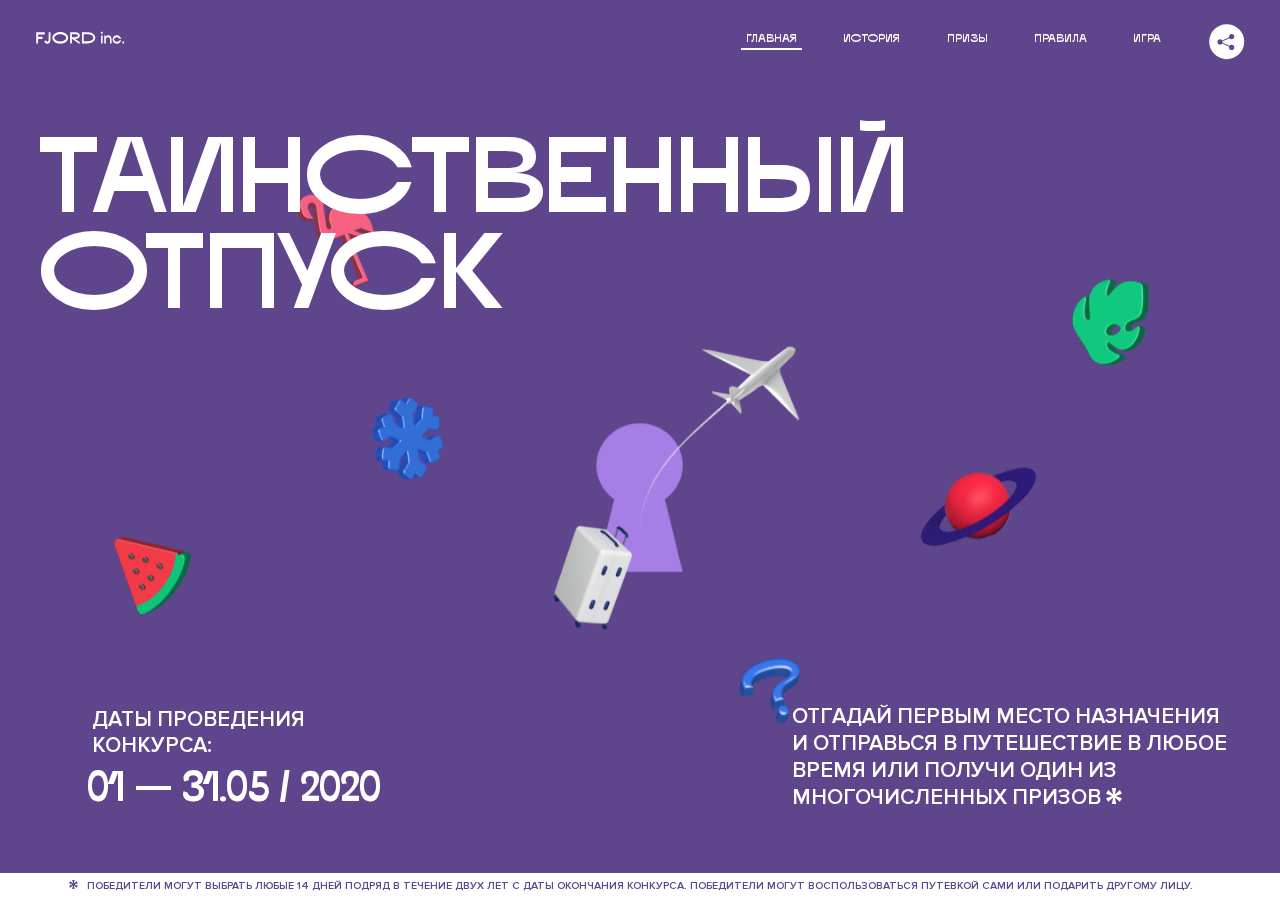
<file: 1/index.html>
<!DOCTYPE html>
<html lang="ru">
<head>
  <meta charset="UTF-8">
  <meta name="description" content="">
  <meta name="viewport" content="width=device-width, initial-scale=1.0">
  <meta http-equiv="X-UA-Compatible" content="ie=edge">
  <title>Mysterious Vacation</title>
<link href="css/style.min.css" rel="stylesheet">  <base href="https://htmlacademy-animation.github.io/873895-magic-vacation-1/1/">
</head>
<body>

  <header class="page-header js-header">
    <div class="page-header__wrapper">
      <a href="#" class="page-header__logo" aria-label="Перейти на страницу FJORD.Inc">
        <svg width="100" height="15" viewBox="0 0 100 15" fill="none" xmlns="http://www.w3.org/2000/svg">
          <path d="M0.26 1.4V14H2.276V8.906H7.334V6.44H2.276V3.848H9.872V1.4H0.26ZM12.733 14.36C15.127 14.36 16.243 12.65 16.243 9.5V1.4H14.263V8.96C14.263 11.21 13.723 11.876 12.733 11.876C11.833 11.876 11.473 11.3 11.347 10.58L9.36702 10.94C9.63702 13.046 10.663 14.36 12.733 14.36ZM18.3918 7.7C18.3918 11.372 22.3878 14.36 27.3198 14.36C32.2518 14.36 36.2478 11.372 36.2478 7.7C36.2478 4.028 32.2518 1.04 27.3198 1.04C22.3878 1.04 18.3918 4.028 18.3918 7.7ZM20.6058 7.7C20.6058 5.378 23.6118 3.524 27.3198 3.524C30.9918 3.524 33.9798 5.378 33.9798 7.7C33.9798 10.004 30.9918 11.858 27.3198 11.858C23.6118 11.858 20.6058 10.004 20.6058 7.7ZM40.403 14V8.906H40.799L49.079 14.702V12.38L44.039 8.906H44.201C47.999 8.906 49.277 7.304 49.277 5.162C49.277 3.092 47.999 1.4 44.201 1.4H38.387V14H40.403ZM43.535 3.722C45.785 3.722 47.045 4.136 47.045 5.432C47.045 6.764 45.785 7.034 43.535 7.034H40.403V3.722H43.535ZM51.6936 1.382V14H57.8676C62.7456 14 66.7236 11.534 66.7236 7.7C66.7236 3.848 62.7456 1.382 57.8676 1.382H51.6936ZM53.7096 11.624V3.722H57.5436C61.5396 3.722 64.4916 5.018 64.4916 7.7C64.4916 10.238 61.5396 11.624 57.5436 11.624H53.7096ZM73.1832 14.018H74.9832V5H73.1832V14.018ZM72.9132 1.976C72.9132 2.57 73.3992 3.092 74.0832 3.092C74.7492 3.092 75.2352 2.57 75.2352 1.976C75.2352 1.382 74.7672 0.805999 74.0832 0.805999C73.3812 0.805999 72.9132 1.382 72.9132 1.976ZM76.7867 14H78.5687V9.104C78.7487 8.006 79.5947 6.962 81.0887 6.962C82.1147 6.962 83.2667 7.448 83.2667 9.554V14H85.0487V9.014C85.0487 6.152 83.2307 4.73 81.3587 4.73C79.9187 4.73 79.0727 5.558 78.5687 6.854V5H76.7867V14ZM90.9898 14.27C93.5098 14.27 95.3818 12.506 95.7238 10.328H94.0498C93.7258 11.3 92.6998 12.02 90.9898 12.02C88.8478 12.02 87.7678 10.922 87.7678 9.59C87.7678 8.24 88.8478 6.962 90.9898 6.962C92.7538 6.962 93.7978 7.844 94.0858 8.924H95.7418C95.4358 6.71 93.6178 4.73 90.9898 4.73C88.0918 4.73 86.1298 7.124 86.1298 9.59C86.1298 12.074 88.1278 14.27 90.9898 14.27ZM97.0693 12.938C97.0693 13.658 97.5553 14.144 98.2753 14.144C98.9953 14.144 99.4813 13.658 99.4813 12.938C99.4813 12.2 98.9953 11.714 98.2753 11.714C97.5553 11.714 97.0693 12.2 97.0693 12.938Z" fill="currentColor"></path>
        </svg>
      </a>
      <button class="page-header__toggler js-menu-toggler" type="button" aria-label="Управление мобильным меню"><span>Меню</span></button>
      <nav class="page-header__nav">
        <div class="page-header__menu js-menu" id="menu">
          <ul>
            <li>
              <a class="js-menu-link active" href="#top" data-href="top">главная</a>
            </li>
            <li>
              <a class="js-menu-link" href="#story" data-href="story">история</a>
            </li>
            <li>
              <a class="js-menu-link" href="#prizes" data-href="prizes">призы</a>
            </li>
            <li>
              <a class="js-menu-link" href="#rules" data-href="rules">правила</a>
            </li>
            <li>
              <a class="js-menu-link" href="#game" data-href="game">игра</a>
            </li>
          </ul>
        </div>
        <div class="page-header__social">
          <div class="social-block js-social-block">
            <button class="social-block__toggler" aria-label="Управлять блоком с социальными кнопками">
              <svg width="26" height="22" viewBox="0 0 27 22" fill="none" xmlns="http://www.w3.org/2000/svg">
                <path d="M19.6721 7.43664C21.6273 7.43664 23.213 5.85095 23.213 3.89566C23.213 1.94037 21.6273 0.354675 19.6721 0.354675C17.7168 0.354675 16.1311 1.94037 16.1311 3.89566C16.1311 4.19968 16.1728 4.49178 16.2458 4.77345L7.21751 8.95527C6.57519 8.05214 5.52303 7.46049 4.33078 7.46049C2.37549 7.46049 0.789795 9.04618 0.789795 11.0015C0.789795 12.9568 2.37549 14.5425 4.33078 14.5425C5.52303 14.5425 6.57668 13.9508 7.21751 13.0477L16.2458 17.2295C16.1743 17.5112 16.1311 17.8033 16.1311 18.1073C16.1311 20.0626 17.7168 21.6483 19.6721 21.6483C21.6273 21.6483 23.213 20.0626 23.213 18.1073C23.213 16.152 21.6273 14.5663 19.6721 14.5663C18.4798 14.5663 17.4262 15.158 16.7853 16.0611L7.75701 11.8793C7.82854 11.5976 7.87176 11.3055 7.87176 11.0015C7.87176 10.6974 7.83003 10.4053 7.75701 10.1237L16.7853 5.94186C17.4262 6.84499 18.4783 7.43664 19.6721 7.43664Z" fill="currentColor"></path>
              </svg>
            </button>
            <ul class="social-block__list">
              <li>
                <a class="social-block__link social-block__link--fb" href="#" aria-label="Мы на Facebook">
                  <svg width="8" height="17" viewBox="0 0 8 17" fill="none" xmlns="http://www.w3.org/2000/svg">
                    <path d="M4.24646 16.9899H1.09275L1.05793 8.49828H0V5.30707H1.05793V3.81124C1.05793 1.42084 2.57654 0 5.21735 0H7.41758V3.18585H5.30841C4.28262 3.18585 4.2478 3.48582 4.2478 4.24914V5.30707H7.42964L7.16716 8.49828H4.2478V16.9899H4.24646Z" fill="currentColor"></path>
                  </svg>
                </a>
              </li>
              <li>
                <a class="social-block__link social-block__link--insta" href="#" aria-label="Мы в Instagram">
                  <svg width="15" height="15" viewBox="0 0 15 15" fill="none" xmlns="http://www.w3.org/2000/svg">
                    <path d="M11.0197 0H4.19806C2.14246 0 0.471191 1.66993 0.471191 3.72285V10.5499C0.471191 12.6082 2.14112 14.2727 4.19806 14.2727H11.0197C13.0753 14.2727 14.7466 12.6082 14.7466 10.5499V3.72285C14.7466 1.67127 13.0753 0 11.0197 0ZM11.0197 12.4849H4.19806C3.13076 12.4849 2.26432 11.6158 2.26432 10.5512V3.72419C2.26432 2.65956 3.13076 1.79715 4.19806 1.79715H11.0197C12.087 1.79715 12.9535 2.6609 12.9535 3.72419V10.5512C12.9535 11.6145 12.087 12.4849 11.0197 12.4849Z" fill="currentColor"></path>
                    <path d="M7.60887 3.11084C5.38989 3.11084 3.58203 4.9187 3.58203 7.14036C3.58203 9.35532 5.38989 11.1645 7.60887 11.1645C9.83053 11.1645 11.6357 9.35666 11.6357 7.14036C11.6357 4.9187 9.83053 3.11084 7.60887 3.11084ZM7.60887 9.36871C6.37551 9.36871 5.37784 8.37372 5.37784 7.14036C5.37784 5.90699 6.37551 4.90665 7.60887 4.90665C8.83822 4.90665 9.84259 5.90833 9.84259 7.14036C9.84392 8.37238 8.83822 9.36871 7.60887 9.36871Z" fill="currentColor"></path>
                    <path d="M11.3573 2.35962C10.8256 2.35962 10.3931 2.79752 10.3931 3.32381C10.3931 3.85546 10.8256 4.29336 11.3573 4.29336C11.8862 4.29336 12.3215 3.85546 12.3215 3.32381C12.3215 2.79752 11.8862 2.35962 11.3573 2.35962Z" fill="currentColor"></path>
                  </svg>
                </a>
              </li>
              <li>
                <a class="social-block__link social-block__link--vk" href="#" aria-label="Мы ВКонтакте">
                  <svg width="17" height="10" viewBox="0 0 17 10" fill="none" xmlns="http://www.w3.org/2000/svg">
                    <path d="M14.1234 4.9002C14.1234 4.9002 16.3623 1.72708 16.5866 0.680242C16.6595 0.312285 16.4947 0.103188 16.1069 0.103188C16.1069 0.103188 14.8193 0.103188 14.168 0.103188C13.7235 0.103188 13.5587 0.293278 13.4235 0.579768C13.4235 0.579768 12.3724 2.82553 11.0969 4.24712C10.6861 4.70333 10.4781 4.84318 10.2511 4.84318C10.0646 4.84318 9.98625 4.6911 9.98625 4.27834V0.649016C9.98625 0.147997 9.92545 0.00135496 9.5066 0.00135496H6.39628C6.15578 0.00135496 6.0085 0.134417 6.0085 0.324506C6.0085 0.801084 6.73406 0.908351 6.73406 2.20231V4.87305C6.73406 5.40529 6.70569 5.61575 6.45303 5.61575C5.78016 5.61575 4.19528 3.30618 3.30623 0.678887C3.12923 0.145282 2.93737 0 2.43475 0H0.486409C0.205373 0 0 0.190085 0 0.476576C0 0.991172 0.60666 3.40801 2.99277 6.64358C4.59927 8.8201 6.70569 10 8.60269 10C9.76196 10 10.0416 9.80312 10.0416 9.31432V7.63883C10.0416 7.22607 10.2065 7.04956 10.4429 7.04956C10.7078 7.04956 11.1847 7.13238 12.2805 8.22268C13.5843 9.47862 13.6762 10 14.3896 10H16.5676C16.7919 10 17 9.89273 17 9.52342C17 9.02919 16.3623 8.15343 15.384 7.10659C14.9801 6.56755 14.3302 5.98914 14.1248 5.72301C13.8275 5.40801 13.9154 5.23014 14.1234 4.9002Z" fill="currentColor"></path>
                  </svg>
                </a>
              </li>
            </ul>
          </div>
        </div>
      </nav>
    </div>
  </header>

  <main class="page-content">

    <section class="animation-screen"></section>

    <section class="screen screen--hidden screen--intro" id="top">
      <div class="screen__wrapper">
        <div class="intro">
          <h1 class="intro__title">Таинственный отпуск</h1>
          <div class="intro__content">
            <div class="intro__info">
              <p class="intro__label">Даты проведения конкурса:</p>
              <p class="intro__date">01 — 31.05 / 2020</p>
            </div>
            <div class="intro__message">
              <p>
                Отгадай первым место назначения и&nbsp;отправься в&nbsp;путешествие в&nbsp;любое время или получи один из многочисленных призов
                <svg width="16" height="16" viewBox="0 0 10 10" fill="none" xmlns="http://www.w3.org/2000/svg">
                  <path d="M0 6.35337L3.90271 4.99012L0 3.64663L1.34615 1.32374L4.44287 4.01073L3.67364 0H6.34615L5.57692 4.01073L8.65385 1.32374L10 3.64663L6.13405 4.99012L10 6.35337L8.65385 8.65651L5.57692 5.98927L6.34615 10H3.67364L4.44287 5.96952L1.34615 8.65651L0 6.35337Z" fill="currentColor"></path>
                </svg>
              </p>
            </div>
          </div>
        </div>
      </div>
      <div class="screen__footer js-footer">
        <button class="screen__footer-enlarge js-footer-toggler" type="button" aria-label="Показать сообщение">
          <svg width="10" height="10" viewBox="0 0 10 10" fill="none" xmlns="http://www.w3.org/2000/svg">
            <path d="M0 6.35337L3.90271 4.99012L0 3.64663L1.34615 1.32374L4.44287 4.01073L3.67364 0H6.34615L5.57692 4.01073L8.65385 1.32374L10 3.64663L6.13405 4.99012L10 6.35337L8.65385 8.65651L5.57692 5.98927L6.34615 10H3.67364L4.44287 5.96952L1.34615 8.65651L0 6.35337Z" fill="currentColor"></path>
          </svg>
        </button>
        <button class="screen__footer-collapse js-footer-toggler" type="button" aria-label="Скрыть сообщение">
          <svg width="13" height="13" viewBox="0 0 13 13" fill="none" xmlns="http://www.w3.org/2000/svg">
            <line x1="12.3536" y1="0.353553" x2="0.738349" y2="11.9688" stroke="currentColor"></line>
            <line x1="0.738319" y1="0.539925" x2="12.3535" y2="12.1551" stroke="currentColor"></line>
          </svg>
        </button>
        <div class="screen__footer-wrapper">
          <div class="screen__footer-announce">
            <p class="screen__footer-label">Даты проведения конкурса:</p>
            <p class="screen__footer-date">01 — 31.05 / 2020</p>
          </div>
          <div class="screen__footer-note">
            <p>
              <svg width="10" height="10" viewBox="0 0 10 10" fill="none" xmlns="http://www.w3.org/2000/svg">
                <path d="M0 6.35337L3.90271 4.99012L0 3.64663L1.34615 1.32374L4.44287 4.01073L3.67364 0H6.34615L5.57692 4.01073L8.65385 1.32374L10 3.64663L6.13405 4.99012L10 6.35337L8.65385 8.65651L5.57692 5.98927L6.34615 10H3.67364L4.44287 5.96952L1.34615 8.65651L0 6.35337Z" fill="currentColor"></path>
              </svg>
              <span>Победители могут выбрать любые 14 дней подряд в&nbsp;течение двух лет с&nbsp;даты окончания конкурса. Победители могут воспользоваться путевкой сами или подарить другому лицу.</span>
            </p>
          </div>
        </div>
      </div>
    </section>

    <section class="screen screen--hidden screen--story" id="story">

      <div class="slider swiper-container js-slider">

        <div class="swiper-wrapper">

          <div class="slider__item swiper-slide">
            <h2 class="slider__item-title">История</h2>
            <p class="slider__item-text">Джеймс Таргет был основателем компании &laquo;Fjord Inc.&raquo;. С&nbsp;1965 года &laquo;Fjord Inc.&raquo; прославилась надёжными и&nbsp;удобными чемоданами и&nbsp;аксессуарами для туристов.</p>
          </div>

          <div class="slider__item swiper-slide">
            <p class="slider__item-text">Когда Джеймсу было 7&nbsp;лет, в&nbsp;их&nbsp;доме гостил дядюшка и&nbsp;развлекал детей рассказами о&nbsp;своей поездке в&nbsp;место, показавшееся малышу Таргету невероятным. Тогда Джеймс решил, что однажды посетит его, но&nbsp;не&nbsp;будет рассказывать о&nbsp;мечте, пока не&nbsp;осуществит.</p>
          </div>

          <div class="slider__item swiper-slide">
            <p class="slider__item-text">Джеймс Таргет стал увлеченным путешественником. Он&nbsp;посетил 5&nbsp;континентов, 126&nbsp;стран.</p>
          </div>

          <div class="slider__item swiper-slide">
            <p class="slider__item-text">Он&nbsp;сплавлялся по&nbsp;Амазонке и&nbsp;погружался в&nbsp;пещеры Франции, медитировал в&nbsp;горах Тибета и&nbsp;пожимал руку вождя племени Акугауа.</p>
          </div>

          <div class="slider__item swiper-slide">
            <p class="slider__item-text">Из&nbsp;своих поездок Джеймс Таргет привозил идеи, как сделать свои чемоданы &laquo;Fjord Inc.&raquo; удобными и&nbsp;приспособленными к&nbsp;разным дорожным условиям.</p>
          </div>

          <div class="slider__item swiper-slide">
            <p class="slider__item-text">Всё это время Джеймс не&nbsp;оставлял идею поездки своей мечты. Однако, как только он&nbsp;брался за&nbsp;планирование, возникали препятствия, не&nbsp;позволяющие отправиться туда.</p>
          </div>

          <div class="slider__item swiper-slide">
            <p class="slider__item-text">В&nbsp;возрасте 67&nbsp;лет Джеймс Таргет попал под лавину и&nbsp;погиб. В&nbsp;своём завещании он&nbsp;поручил отправить в&nbsp;заветное путешествие трёх смельчаков, единых с&nbsp;ним духом.</p>
          </div>

          <div class="slider__item swiper-slide">
            <p class="slider__item-text">Тех, кто сможет узнать таинственное место, задавая вопросы специально обученному ИИ&nbsp;&laquo;Соне&raquo;, ждет фантастическое путешествие.</p>
          </div>
        </div>
        <div class="slider__controls">
          <button class="slider__control slider__control--prev js-control-prev" type="button" aria-label="Показать предыдущую историю">
            <svg width="12" height="22" viewBox="0 0 12 22" fill="none" xmlns="http://www.w3.org/2000/svg">
              <path d="M11 1L1 11L11 21" stroke="currentColor" stroke-width="2" stroke-linejoin="round"></path>
            </svg>
          </button>
          <button class="slider__control slider__control--next js-control-next" type="button" aria-label="Показать следующую историю">
            <svg width="12" height="22" viewBox="0 0 12 22" fill="none" xmlns="http://www.w3.org/2000/svg">
              <path d="M1 1L11 11L1 21" stroke="currentColor" stroke-width="2" stroke-linejoin="round"></path>
            </svg>
          </button>
        </div>
        <div class="slider__pagination swiper-pagination"></div>
      </div>
    </section>

    <section class="screen screen--hidden screen--prizes" id="prizes">
      <div class="screen__wrapper">
        <div class="prizes">
          <h2 class="prizes__title">ПРизы</h2>
          <div class="prizes__lead">
            <p>Найди ответ и&nbsp;получи один из&nbsp;призов:</p>
          </div>
          <ul class="prizes__list">
            <li class="prizes__item prizes__item--journeys">
              <div class="prizes__icon">
                <picture>
                  <source srcset="img/prize1-mob.svg" media="(orientation: portrait)">
                  <img src="img/prize1.svg" alt="">
                </picture>
              </div>
              <p class="prizes__desc">
                <b>3</b>
                <span>загадочных путешествия</span>
              </p>
            </li>
            <li class="prizes__item prizes__item--cases">
              <div class="prizes__icon">
                <picture>
                  <source srcset="img/prize2-mob.svg" media="(orientation: portrait)">
                  <img src="img/prize2.svg" alt="">
                </picture>
              </div>
              <p class="prizes__desc">
                <b>7</b>
                <span>надежных чемоданов</span>
              </p>
            </li>
            <li class="prizes__item prizes__item--codes">
              <div class="prizes__icon">
                <picture>
                  <source srcset="img/prize3-mob.svg" media="(orientation: portrait)">
                  <img src="img/prize3.svg" alt="">
                </picture>
              </div>
              <p class="prizes__desc">
                <b>900</b>
                <span>
                  промокодов на&nbsp;скидку 15%
                  <svg width="10" height="10" viewBox="0 0 10 10" fill="none" xmlns="http://www.w3.org/2000/svg">
                    <path d="M0 6.35337L3.90271 4.99012L0 3.64663L1.34615 1.32374L4.44287 4.01073L3.67364 0H6.34615L5.57692 4.01073L8.65385 1.32374L10 3.64663L6.13405 4.99012L10 6.35337L8.65385 8.65651L5.57692 5.98927L6.34615 10H3.67364L4.44287 5.96952L1.34615 8.65651L0 6.35337Z" fill="currentColor"></path>
                  </svg>
                </span>
              </p>
            </li>
          </ul>
        </div>
      </div>
      <div class="screen__footer js-footer">
        <button class="screen__footer-enlarge js-footer-toggler" type="button" aria-label="Показать сообщение">
          <svg width="10" height="10" viewBox="0 0 10 10" fill="none" xmlns="http://www.w3.org/2000/svg">
            <path d="M0 6.35337L3.90271 4.99012L0 3.64663L1.34615 1.32374L4.44287 4.01073L3.67364 0H6.34615L5.57692 4.01073L8.65385 1.32374L10 3.64663L6.13405 4.99012L10 6.35337L8.65385 8.65651L5.57692 5.98927L6.34615 10H3.67364L4.44287 5.96952L1.34615 8.65651L0 6.35337Z" fill="currentColor"></path>
          </svg>
        </button>
        <button class="screen__footer-collapse js-footer-toggler" type="button" aria-label="Скрыть сообщение">
          <svg width="13" height="13" viewBox="0 0 13 13" fill="none" xmlns="http://www.w3.org/2000/svg">
            <line x1="12.3536" y1="0.353553" x2="0.738349" y2="11.9688" stroke="currentColor"></line>
            <line x1="0.738319" y1="0.539925" x2="12.3535" y2="12.1551" stroke="currentColor"></line>
          </svg>
        </button>
        <div class="screen__footer-wrapper">
          <div class="screen__footer-announce">
            <p class="screen__footer-label">Даты проведения конкурса:</p>
            <p class="screen__footer-date">01 — 31.05 / 2020</p>
          </div>
          <div class="screen__footer-note">
            <p>
              <svg width="10" height="10" viewBox="0 0 10 10" fill="none" xmlns="http://www.w3.org/2000/svg">
                <path d="M0 6.35337L3.90271 4.99012L0 3.64663L1.34615 1.32374L4.44287 4.01073L3.67364 0H6.34615L5.57692 4.01073L8.65385 1.32374L10 3.64663L6.13405 4.99012L10 6.35337L8.65385 8.65651L5.57692 5.98927L6.34615 10H3.67364L4.44287 5.96952L1.34615 8.65651L0 6.35337Z" fill="currentColor"></path>
              </svg>
              <span>Скидка&nbsp;15% на&nbsp;единоразовое приобретение путёвки с&nbsp;1&nbsp;июня 2020 по&nbsp;31&nbsp;мая 2022&nbsp;года. Суммируется с&nbsp;другими акциями</span>
            </p>
          </div>
        </div>
      </div>
    </section>

    <section class="screen screen--hidden screen--rules" id="rules">
      <div class="screen__wrapper">
        <div class="rules">
          <h2 class="rules__title">Правила</h2>
          <div class="rules__lead">
            <p>Для того чтобы получить наследство Джеймса Таргета, тебе нужно выведать у&nbsp;&laquo;Сони&raquo;, куда предстоит отправиться тебе в&nbsp;случае победы</p>
          </div>
          <ol class="rules__list">
            <li class="rules__item">
              <p>Тебе отводится <br>5&nbsp;минут</p>
            </li>
            <li class="rules__item">
              <p>Задавай любые вопросы в&nbsp;текстовом поле</p>
            </li>
            <li class="rules__item">
              <p>Нажимай кнопку &laquo;Узнать&raquo;, чтобы получить ответ</p>
            </li>
            <li class="rules__item">
              <p>&laquo;Соня&raquo; может отвечать только&nbsp;Да или Нет</p>
            </li>
          </ol>
          <a href="#game" class="rules__link btn">Погнали!</a>
        </div>
      </div>
      <div class="screen__disclaimer">
        <div class="disclaimer">
          <ul>
            <li>
              <a href="#">Правовая информация</a>
            </li>
            <li>
              <a href="#">Подробные правила</a>
            </li>
          </ul>
        </div>
      </div>
    </section>

    <section class="screen screen--hidden screen--game" id="game">
      <div class="screen__wrapper">
        <div class="game">
          <div class="game__header">
            <h2 class="game__title">Игра</h2>
            <div class="game__counter">
              <span>05</span>:<span>00</span>
            </div>
          </div>
          <div class="game__body">
            <div class="chat">
              <div class="chat__body js-chat">
                <ul class="chat__list" id="messages"></ul>
              </div>
              <div class="chat__footer">
                <form action="#" method="post" class="form" id="message-form">
                  <label for="message-field" class="visually-hidden">Поле для ввода вопроса</label>
                  <input type="text" class="form__field" id="message-field">
                  <button class="form__button btn">
                    Узнать
                    <svg width="18" height="19" viewBox="0 0 18 19" fill="none" xmlns="http://www.w3.org/2000/svg">
                      <path stroke="currentColor" stroke-width="2" d="M9 19V1"></path>
                      <path d="M1 9l8-8 8 8" stroke="currentColor" stroke-width="2" stroke-linejoin="round"></path>
                    </svg>
                  </button>
                </form>
              </div>
            </div>
          </div>
          <!-- временные кнопки для показа результата -->
          <div class="game__buttons">
            <button class="game__button btn js-show-result" type="button" data-target="result">Положительный результат</button>
            <button class="game__button btn js-show-result" type="button" data-target="result2">Положительный результат - 2</button>
            <button class="game__button btn js-show-result" type="button" data-target="result3">Отрицательный результат</button>
          </div>
        </div>
      </div>
    </section>

    <section class="screen screen--hidden screen--result" id="result">
      <div class="screen__wrapper">
        <div class="result result--trip">
          <div class="result__image">
            <picture>
              <source srcset="img/result1-mob.png 1x, img/result1-mob@2x.png 2x" media="(max-width: 768px) and (orientation: portrait)">
              <img src="img/result1.png" srcset="img/result1@2x.png 2x" alt="">
            </picture>
          </div>
          <h2 class="result__title">
            <span class="visually-hidden">ПОбеда!</span>
            <svg xmlns="http://www.w3.org/2000/svg" viewBox="0 0 568.85 109.24">
              <path d="M16,24.44V92H2.6V8H75V92H61.52V24.44H16Z" transform="translate(-2.1 -1.5)" fill="none" stroke="currentColor"></path>
              <path d="M148.76,5.6c32.88,0,59.52,19.92,59.52,44.4s-26.64,44.4-59.52,44.4S89.24,74.48,89.24,50,115.88,5.6,148.76,5.6Zm0,72.12c24.48,0,44.4-12.36,44.4-27.72s-19.92-27.84-44.4-27.84C124,22.16,104,34.52,104,50S124,77.72,148.76,77.72Z" transform="translate(-2.1 -1.5)" fill="none" stroke="currentColor"></path>
              <path d="M287.36,8V24.44H236v14.4h25.32c25.44,0,34,11.16,34,26.52,0,15.6-8.52,26.64-34,26.64H222.56V8h64.8ZM256.88,76.52c15.12,0,23.52-2,23.52-11.52S272,54.44,256.88,54.44H236V76.52h20.88Z" transform="translate(-2.1 -1.5)" fill="none" stroke="currentColor"></path>
              <path d="M371.47,8V24.44H320.84V41.6h33.6V58h-33.6V75.56h50.64V92H307.4V8h64.08Z" transform="translate(-2.1 -1.5)" fill="none" stroke="currentColor"></path>
              <path d="M382.39,110.24V75.56h7.44c4.56-4.68,7.8-18.36,8.76-56L399,8h48.6V75.56h10v34.68H442.87V92H397v18.24H382.39Zm51.72-34.68V24.44H411.55v3.12c-0.48,22.44-3.24,37.68-7.2,48h29.76Z" transform="translate(-2.1 -1.5)" fill="none" stroke="currentColor"></path>
              <path d="M463.75,92l28-84h27.12l28.08,84H533.47l-7.8-23.52h-37.8L480.07,92H463.75Zm56.64-40L507,11.84,493.51,52h26.88Z" transform="translate(-2.1 -1.5)" fill="none" stroke="currentColor"></path>
              <path d="M554.12,70.4L555.55,2H569l1.44,68.4H554.12Zm8.28,6.36c4.8,0,8,3.24,8,8.16a8,8,0,1,1-16.08,0C554.35,80,557.59,76.76,562.39,76.76Z" transform="translate(-2.1 -1.5)" fill="none" stroke="currentColor"></path>
            </svg>
          </h2>
          <div class="result__text">
            <p>ты&nbsp;отправляешься в&nbsp;Арктику!</p>
          </div>
          <div class="result__form">
            <form action="#" method="post" class="form form--result">
              <label for="email-field" class="form__label">зарегистрируй результат</label>
              <input type="email" class="form__field" id="email-field" placeholder="e-mail для регистации результата и получения приза" required="">
              <button class="form__button btn">
                отправить
                <svg width="18" height="19" viewBox="0 0 18 19" fill="none" xmlns="http://www.w3.org/2000/svg">
                  <path stroke="currentColor" stroke-width="2" d="M9 19V1"></path>
                  <path d="M1 9l8-8 8 8" stroke="currentColor" stroke-width="2" stroke-linejoin="round"></path>
                </svg>
              </button>
            </form>
          </div>
        </div>
      </div>
    </section>

    <section class="screen screen--hidden screen--result" id="result2">
      <div class="screen__wrapper">
        <div class="result result--prize">
          <div class="result__image">
            <picture>
              <source srcset="img/result2-mob.png 1x, img/result2-mob@2x.png 2x" media="(max-width: 768px) and (orientation: portrait)">
              <img src="img/result2.png" srcset="img/result2@2x.png 2x" alt="">
            </picture>
          </div>
          <h2 class="result__title">
            <span class="visually-hidden">ПОбеда!</span>
            <svg xmlns="http://www.w3.org/2000/svg" viewBox="0 0 568.85 109.24">
              <path d="M16,24.44V92H2.6V8H75V92H61.52V24.44H16Z" transform="translate(-2.1 -1.5)" fill="none" stroke="currentColor"></path>
              <path d="M148.76,5.6c32.88,0,59.52,19.92,59.52,44.4s-26.64,44.4-59.52,44.4S89.24,74.48,89.24,50,115.88,5.6,148.76,5.6Zm0,72.12c24.48,0,44.4-12.36,44.4-27.72s-19.92-27.84-44.4-27.84C124,22.16,104,34.52,104,50S124,77.72,148.76,77.72Z" transform="translate(-2.1 -1.5)" fill="none" stroke="currentColor"></path>
              <path d="M287.36,8V24.44H236v14.4h25.32c25.44,0,34,11.16,34,26.52,0,15.6-8.52,26.64-34,26.64H222.56V8h64.8ZM256.88,76.52c15.12,0,23.52-2,23.52-11.52S272,54.44,256.88,54.44H236V76.52h20.88Z" transform="translate(-2.1 -1.5)" fill="none" stroke="currentColor"></path>
              <path d="M371.47,8V24.44H320.84V41.6h33.6V58h-33.6V75.56h50.64V92H307.4V8h64.08Z" transform="translate(-2.1 -1.5)" fill="none" stroke="currentColor"></path>
              <path d="M382.39,110.24V75.56h7.44c4.56-4.68,7.8-18.36,8.76-56L399,8h48.6V75.56h10v34.68H442.87V92H397v18.24H382.39Zm51.72-34.68V24.44H411.55v3.12c-0.48,22.44-3.24,37.68-7.2,48h29.76Z" transform="translate(-2.1 -1.5)" fill="none" stroke="currentColor"></path>
              <path d="M463.75,92l28-84h27.12l28.08,84H533.47l-7.8-23.52h-37.8L480.07,92H463.75Zm56.64-40L507,11.84,493.51,52h26.88Z" transform="translate(-2.1 -1.5)" fill="none" stroke="currentColor"></path>
              <path d="M554.12,70.4L555.55,2H569l1.44,68.4H554.12Zm8.28,6.36c4.8,0,8,3.24,8,8.16a8,8,0,1,1-16.08,0C554.35,80,557.59,76.76,562.39,76.76Z" transform="translate(-2.1 -1.5)" fill="none" stroke="currentColor"></path>
            </svg>
          </h2>
          <div class="result__text">
            <p>чемодан &laquo;Fjord&nbsp;Inc.&raquo;&nbsp;твой</p>
          </div>
          <div class="result__form">
            <form action="#" method="post" class="form form--result">
              <label for="email-field2" class="form__label">зарегистрируй результат</label>
              <input type="email" class="form__field" id="email-field2" placeholder="e-mail для регистации результата и получения приза" required="">
              <button class="form__button btn">
                отправить
                <svg width="18" height="19" viewBox="0 0 18 19" fill="none" xmlns="http://www.w3.org/2000/svg">
                  <path stroke="currentColor" stroke-width="2" d="M9 19V1"></path>
                  <path d="M1 9l8-8 8 8" stroke="currentColor" stroke-width="2" stroke-linejoin="round"></path>
                </svg>
              </button>
            </form>
          </div>
        </div>
      </div>
    </section>

    <section class="screen screen--hidden screen--result" id="result3">
      <div class="screen__wrapper">
        <div class="result result--negative">
          <div class="result__image">
            <picture>
              <source srcset="img/result3-mob.png 1x, img/result3-mob@2x.png 2x" media="(max-width: 768px) and (orientation: portrait)">
              <img src="img/result3.png" srcset="img/result3@2x.png 2x" alt="">
            </picture>
          </div>
          <h2 class="result__title">
            <span class="visually-hidden">Не угадал!</span>
            <svg xmlns="http://www.w3.org/2000/svg" viewBox="0 0 660.77 109.24">
              <path d="M2.66,92V8H16.1V42.2H53.3V8H66.74V92H53.3V58.64H16.1V92H2.66Z" transform="translate(-2.16 -1.5)" fill="none" stroke="currentColor"></path>
              <path d="M147.62,8V24.44H97V41.6h33.6V58H97V75.56h50.64V92H83.54V8h64.08Z" transform="translate(-2.16 -1.5)" fill="none" stroke="currentColor"></path>
              <path d="M199.22,8l20.52,42.36L235.34,8h16.44l-31,84H204.38l9.48-25.92L185.78,8h13.44Z" transform="translate(-2.16 -1.5)" fill="none" stroke="currentColor"></path>
              <path d="M273.74,24.44V92H260.3V8h50.16V24.44H273.74Z" transform="translate(-2.16 -1.5)" fill="none" stroke="currentColor"></path>
              <path d="M307.1,92l28-84h27.12l28.08,84H376.82L369,68.48h-37.8L323.42,92H307.1Zm56.64-40L350.3,11.84,336.86,52h26.88Z" transform="translate(-2.16 -1.5)" fill="none" stroke="currentColor"></path>
              <path d="M396.38,110.24V75.56h7.44c4.56-4.68,7.8-18.36,8.76-56L412.94,8h48.6V75.56h10v34.68H456.86V92H411v18.24H396.38ZM448.1,75.56V24.44H425.54v3.12c-0.48,22.44-3.24,37.68-7.2,48H448.1Z" transform="translate(-2.16 -1.5)" fill="none" stroke="currentColor"></path>
              <path d="M477.74,92l28-84h27.12L560.9,92H547.46l-7.8-23.52h-37.8L494.06,92H477.74Zm56.64-40-13.44-40.2L507.5,52h26.88Z" transform="translate(-2.16 -1.5)" fill="none" stroke="currentColor"></path>
              <path d="M568.7,76.88a13.77,13.77,0,0,0,5,1c6.6,0,10.44-6.24,12-58.32L586.22,8h46.2V92H619V24.44H598.82l-0.12,3.12C597.14,81,589,94.4,573.74,94.4a28.55,28.55,0,0,1-6.72-.84Z" transform="translate(-2.16 -1.5)" fill="none" stroke="currentColor"></path>
              <path d="M646.1,70.4L647.54,2H661l1.44,68.4H646.1Zm8.28,6.36c4.8,0,8,3.24,8,8.16a8,8,0,0,1-16.08,0C646.34,80,649.58,76.76,654.38,76.76Z" transform="translate(-2.16 -1.5)" fill="none" stroke="currentColor"></path>
            </svg>
          </h2>
          <button class="result__button js-play" type="button">
            не сдавайся!
            <span>
              <svg width="27" height="22" viewBox="0 0 27 22" fill="none" xmlns="http://www.w3.org/2000/svg">
                <path d="M10.6899 1.47998C5.42992 1.47998 1.16992 5.73998 1.16992 11C1.16992 16.26 5.42992 20.52 10.6899 20.52C15.9499 20.52 20.2099 16.26 20.2099 11V7.13998" stroke="currentColor" stroke-width="2" stroke-miterlimit="10"></path>
                <path d="M15.1099 12.5099L20.1499 7.13989L25.3099 12.6299" stroke="currentColor" stroke-width="2" stroke-miterlimit="10" stroke-linejoin="round"></path>
              </svg>
            </span>
          </button>
        </div>
      </div>
    </section>

  </main>

<script src="js/script.js"></script></body>
</html>
</file>
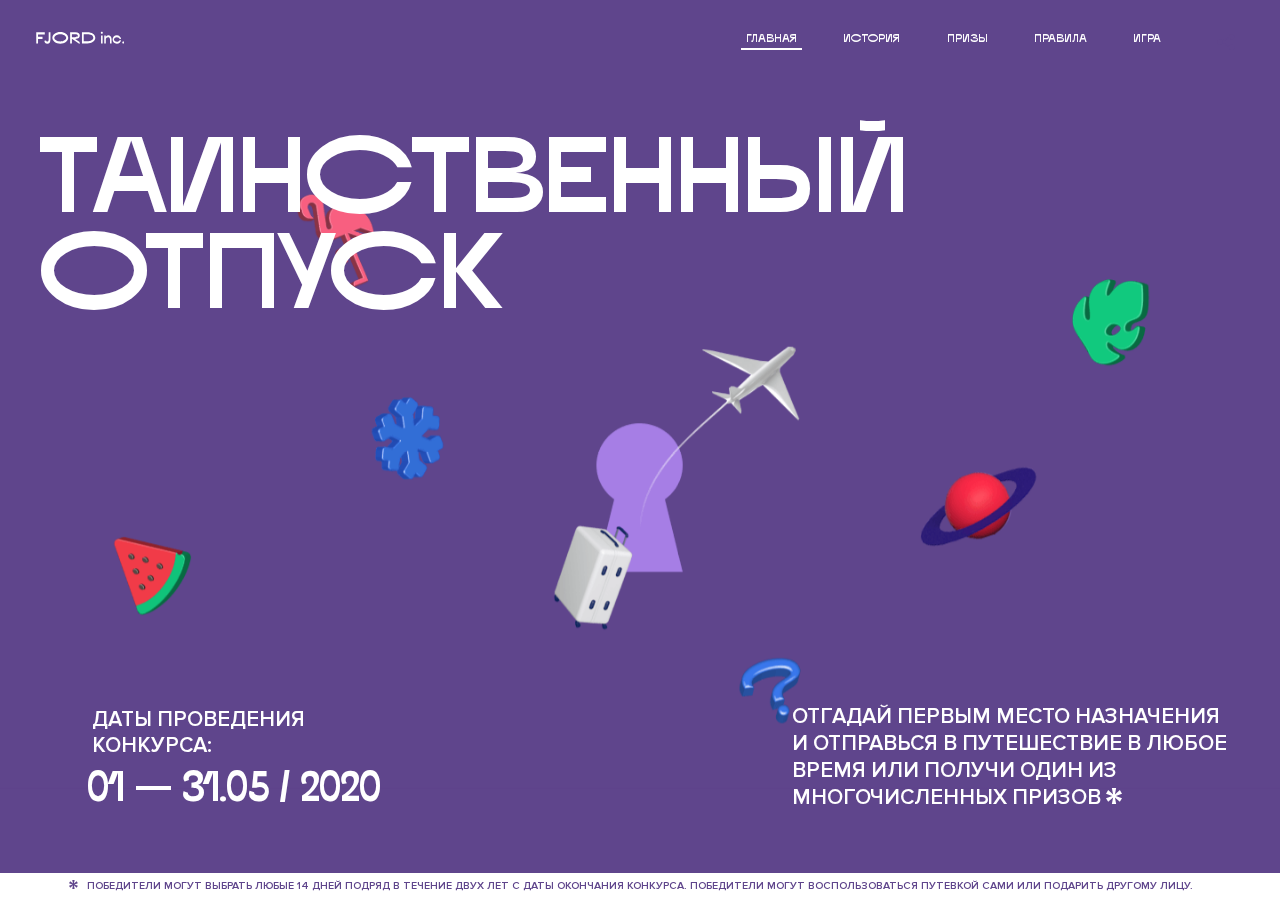
<file: 2/index.html>
<!DOCTYPE html>
<html lang="ru">
<head>
  <meta charset="UTF-8">
  <meta name="description" content="">
  <meta name="viewport" content="width=device-width, initial-scale=1.0">
  <meta http-equiv="X-UA-Compatible" content="ie=edge">
  <title>Mysterious Vacation</title>
<link href="css/style.min.css" rel="stylesheet">  <base href="https://htmlacademy-animation.github.io/873895-magic-vacation-1/2/">
</head>
<body>

  <header class="page-header js-header">
    <div class="page-header__wrapper">
      <a href="#" class="page-header__logo" aria-label="Перейти на страницу FJORD.Inc">
        <svg width="100" height="15" viewBox="0 0 100 15" fill="none" xmlns="http://www.w3.org/2000/svg">
          <path d="M0.26 1.4V14H2.276V8.906H7.334V6.44H2.276V3.848H9.872V1.4H0.26ZM12.733 14.36C15.127 14.36 16.243 12.65 16.243 9.5V1.4H14.263V8.96C14.263 11.21 13.723 11.876 12.733 11.876C11.833 11.876 11.473 11.3 11.347 10.58L9.36702 10.94C9.63702 13.046 10.663 14.36 12.733 14.36ZM18.3918 7.7C18.3918 11.372 22.3878 14.36 27.3198 14.36C32.2518 14.36 36.2478 11.372 36.2478 7.7C36.2478 4.028 32.2518 1.04 27.3198 1.04C22.3878 1.04 18.3918 4.028 18.3918 7.7ZM20.6058 7.7C20.6058 5.378 23.6118 3.524 27.3198 3.524C30.9918 3.524 33.9798 5.378 33.9798 7.7C33.9798 10.004 30.9918 11.858 27.3198 11.858C23.6118 11.858 20.6058 10.004 20.6058 7.7ZM40.403 14V8.906H40.799L49.079 14.702V12.38L44.039 8.906H44.201C47.999 8.906 49.277 7.304 49.277 5.162C49.277 3.092 47.999 1.4 44.201 1.4H38.387V14H40.403ZM43.535 3.722C45.785 3.722 47.045 4.136 47.045 5.432C47.045 6.764 45.785 7.034 43.535 7.034H40.403V3.722H43.535ZM51.6936 1.382V14H57.8676C62.7456 14 66.7236 11.534 66.7236 7.7C66.7236 3.848 62.7456 1.382 57.8676 1.382H51.6936ZM53.7096 11.624V3.722H57.5436C61.5396 3.722 64.4916 5.018 64.4916 7.7C64.4916 10.238 61.5396 11.624 57.5436 11.624H53.7096ZM73.1832 14.018H74.9832V5H73.1832V14.018ZM72.9132 1.976C72.9132 2.57 73.3992 3.092 74.0832 3.092C74.7492 3.092 75.2352 2.57 75.2352 1.976C75.2352 1.382 74.7672 0.805999 74.0832 0.805999C73.3812 0.805999 72.9132 1.382 72.9132 1.976ZM76.7867 14H78.5687V9.104C78.7487 8.006 79.5947 6.962 81.0887 6.962C82.1147 6.962 83.2667 7.448 83.2667 9.554V14H85.0487V9.014C85.0487 6.152 83.2307 4.73 81.3587 4.73C79.9187 4.73 79.0727 5.558 78.5687 6.854V5H76.7867V14ZM90.9898 14.27C93.5098 14.27 95.3818 12.506 95.7238 10.328H94.0498C93.7258 11.3 92.6998 12.02 90.9898 12.02C88.8478 12.02 87.7678 10.922 87.7678 9.59C87.7678 8.24 88.8478 6.962 90.9898 6.962C92.7538 6.962 93.7978 7.844 94.0858 8.924H95.7418C95.4358 6.71 93.6178 4.73 90.9898 4.73C88.0918 4.73 86.1298 7.124 86.1298 9.59C86.1298 12.074 88.1278 14.27 90.9898 14.27ZM97.0693 12.938C97.0693 13.658 97.5553 14.144 98.2753 14.144C98.9953 14.144 99.4813 13.658 99.4813 12.938C99.4813 12.2 98.9953 11.714 98.2753 11.714C97.5553 11.714 97.0693 12.2 97.0693 12.938Z" fill="currentColor"></path>
        </svg>
      </a>
      <button class="page-header__toggler js-menu-toggler" type="button" aria-label="Управление мобильным меню"><span>Меню</span></button>
      <nav class="page-header__nav">
        <div class="page-header__menu js-menu" id="menu">
          <ul>
            <li>
              <a class="js-menu-link" href="#top" data-href="top">главная</a>
            </li>
            <li>
              <a class="js-menu-link" href="#story" data-href="story">история</a>
            </li>
            <li>
              <a class="js-menu-link" href="#prizes" data-href="prizes">призы</a>
            </li>
            <li>
              <a class="js-menu-link" href="#rules" data-href="rules">правила</a>
            </li>
            <li>
              <a class="js-menu-link" href="#game" data-href="game">игра</a>
            </li>
          </ul>
        </div>
        <div class="page-header__social">
          <div class="social-block js-social-block">
            <button class="social-block__toggler" aria-label="Управлять блоком с социальными кнопками">
              <svg width="26" height="22" viewBox="0 0 27 22" fill="none" xmlns="http://www.w3.org/2000/svg">
                <path d="M19.6721 7.43664C21.6273 7.43664 23.213 5.85095 23.213 3.89566C23.213 1.94037 21.6273 0.354675 19.6721 0.354675C17.7168 0.354675 16.1311 1.94037 16.1311 3.89566C16.1311 4.19968 16.1728 4.49178 16.2458 4.77345L7.21751 8.95527C6.57519 8.05214 5.52303 7.46049 4.33078 7.46049C2.37549 7.46049 0.789795 9.04618 0.789795 11.0015C0.789795 12.9568 2.37549 14.5425 4.33078 14.5425C5.52303 14.5425 6.57668 13.9508 7.21751 13.0477L16.2458 17.2295C16.1743 17.5112 16.1311 17.8033 16.1311 18.1073C16.1311 20.0626 17.7168 21.6483 19.6721 21.6483C21.6273 21.6483 23.213 20.0626 23.213 18.1073C23.213 16.152 21.6273 14.5663 19.6721 14.5663C18.4798 14.5663 17.4262 15.158 16.7853 16.0611L7.75701 11.8793C7.82854 11.5976 7.87176 11.3055 7.87176 11.0015C7.87176 10.6974 7.83003 10.4053 7.75701 10.1237L16.7853 5.94186C17.4262 6.84499 18.4783 7.43664 19.6721 7.43664Z" fill="currentColor"></path>
              </svg>
            </button>
            <ul class="social-block__list">
              <li>
                <a class="social-block__link social-block__link--fb" href="#" aria-label="Мы на Facebook">
                  <svg width="8" height="17" viewBox="0 0 8 17" fill="none" xmlns="http://www.w3.org/2000/svg">
                    <path d="M4.24646 16.9899H1.09275L1.05793 8.49828H0V5.30707H1.05793V3.81124C1.05793 1.42084 2.57654 0 5.21735 0H7.41758V3.18585H5.30841C4.28262 3.18585 4.2478 3.48582 4.2478 4.24914V5.30707H7.42964L7.16716 8.49828H4.2478V16.9899H4.24646Z" fill="currentColor"></path>
                  </svg>
                </a>
              </li>
              <li>
                <a class="social-block__link social-block__link--insta" href="#" aria-label="Мы в Instagram">
                  <svg width="15" height="15" viewBox="0 0 15 15" fill="none" xmlns="http://www.w3.org/2000/svg">
                    <path d="M11.0197 0H4.19806C2.14246 0 0.471191 1.66993 0.471191 3.72285V10.5499C0.471191 12.6082 2.14112 14.2727 4.19806 14.2727H11.0197C13.0753 14.2727 14.7466 12.6082 14.7466 10.5499V3.72285C14.7466 1.67127 13.0753 0 11.0197 0ZM11.0197 12.4849H4.19806C3.13076 12.4849 2.26432 11.6158 2.26432 10.5512V3.72419C2.26432 2.65956 3.13076 1.79715 4.19806 1.79715H11.0197C12.087 1.79715 12.9535 2.6609 12.9535 3.72419V10.5512C12.9535 11.6145 12.087 12.4849 11.0197 12.4849Z" fill="currentColor"></path>
                    <path d="M7.60887 3.11084C5.38989 3.11084 3.58203 4.9187 3.58203 7.14036C3.58203 9.35532 5.38989 11.1645 7.60887 11.1645C9.83053 11.1645 11.6357 9.35666 11.6357 7.14036C11.6357 4.9187 9.83053 3.11084 7.60887 3.11084ZM7.60887 9.36871C6.37551 9.36871 5.37784 8.37372 5.37784 7.14036C5.37784 5.90699 6.37551 4.90665 7.60887 4.90665C8.83822 4.90665 9.84259 5.90833 9.84259 7.14036C9.84392 8.37238 8.83822 9.36871 7.60887 9.36871Z" fill="currentColor"></path>
                    <path d="M11.3573 2.35962C10.8256 2.35962 10.3931 2.79752 10.3931 3.32381C10.3931 3.85546 10.8256 4.29336 11.3573 4.29336C11.8862 4.29336 12.3215 3.85546 12.3215 3.32381C12.3215 2.79752 11.8862 2.35962 11.3573 2.35962Z" fill="currentColor"></path>
                  </svg>
                </a>
              </li>
              <li>
                <a class="social-block__link social-block__link--vk" href="#" aria-label="Мы ВКонтакте">
                  <svg width="17" height="10" viewBox="0 0 17 10" fill="none" xmlns="http://www.w3.org/2000/svg">
                    <path d="M14.1234 4.9002C14.1234 4.9002 16.3623 1.72708 16.5866 0.680242C16.6595 0.312285 16.4947 0.103188 16.1069 0.103188C16.1069 0.103188 14.8193 0.103188 14.168 0.103188C13.7235 0.103188 13.5587 0.293278 13.4235 0.579768C13.4235 0.579768 12.3724 2.82553 11.0969 4.24712C10.6861 4.70333 10.4781 4.84318 10.2511 4.84318C10.0646 4.84318 9.98625 4.6911 9.98625 4.27834V0.649016C9.98625 0.147997 9.92545 0.00135496 9.5066 0.00135496H6.39628C6.15578 0.00135496 6.0085 0.134417 6.0085 0.324506C6.0085 0.801084 6.73406 0.908351 6.73406 2.20231V4.87305C6.73406 5.40529 6.70569 5.61575 6.45303 5.61575C5.78016 5.61575 4.19528 3.30618 3.30623 0.678887C3.12923 0.145282 2.93737 0 2.43475 0H0.486409C0.205373 0 0 0.190085 0 0.476576C0 0.991172 0.60666 3.40801 2.99277 6.64358C4.59927 8.8201 6.70569 10 8.60269 10C9.76196 10 10.0416 9.80312 10.0416 9.31432V7.63883C10.0416 7.22607 10.2065 7.04956 10.4429 7.04956C10.7078 7.04956 11.1847 7.13238 12.2805 8.22268C13.5843 9.47862 13.6762 10 14.3896 10H16.5676C16.7919 10 17 9.89273 17 9.52342C17 9.02919 16.3623 8.15343 15.384 7.10659C14.9801 6.56755 14.3302 5.98914 14.1248 5.72301C13.8275 5.40801 13.9154 5.23014 14.1234 4.9002Z" fill="currentColor"></path>
                  </svg>
                </a>
              </li>
            </ul>
          </div>
        </div>
      </nav>
    </div>
  </header>

  <main class="page-content">

    <section class="animation-screen"></section>

    <section class="screen screen--hidden screen--intro" id="top">
      <div class="screen__wrapper">
        <div class="intro">
          <h1 class="intro__title">Таинственный отпуск</h1>
          <div class="intro__content">
            <div class="intro__info">
              <p class="intro__label">Даты проведения конкурса:</p>
              <p class="intro__date">01 — 31.05 / 2020</p>
            </div>
            <div class="intro__message">
              <p>
                Отгадай первым место назначения и&nbsp;отправься в&nbsp;путешествие в&nbsp;любое время или получи один из многочисленных призов
                <svg width="16" height="16" viewBox="0 0 10 10" fill="none" xmlns="http://www.w3.org/2000/svg">
                  <path d="M0 6.35337L3.90271 4.99012L0 3.64663L1.34615 1.32374L4.44287 4.01073L3.67364 0H6.34615L5.57692 4.01073L8.65385 1.32374L10 3.64663L6.13405 4.99012L10 6.35337L8.65385 8.65651L5.57692 5.98927L6.34615 10H3.67364L4.44287 5.96952L1.34615 8.65651L0 6.35337Z" fill="currentColor"></path>
                </svg>
              </p>
            </div>
          </div>
        </div>
      </div>
      <div class="screen__footer js-footer">
        <button class="screen__footer-enlarge js-footer-toggler" type="button" aria-label="Показать сообщение">
          <svg width="10" height="10" viewBox="0 0 10 10" fill="none" xmlns="http://www.w3.org/2000/svg">
            <path d="M0 6.35337L3.90271 4.99012L0 3.64663L1.34615 1.32374L4.44287 4.01073L3.67364 0H6.34615L5.57692 4.01073L8.65385 1.32374L10 3.64663L6.13405 4.99012L10 6.35337L8.65385 8.65651L5.57692 5.98927L6.34615 10H3.67364L4.44287 5.96952L1.34615 8.65651L0 6.35337Z" fill="currentColor"></path>
          </svg>
        </button>
        <button class="screen__footer-collapse js-footer-toggler" type="button" aria-label="Скрыть сообщение">
          <svg width="13" height="13" viewBox="0 0 13 13" fill="none" xmlns="http://www.w3.org/2000/svg">
            <line x1="12.3536" y1="0.353553" x2="0.738349" y2="11.9688" stroke="currentColor"></line>
            <line x1="0.738319" y1="0.539925" x2="12.3535" y2="12.1551" stroke="currentColor"></line>
          </svg>
        </button>
        <div class="screen__footer-wrapper">
          <div class="screen__footer-announce">
            <p class="screen__footer-label">Даты проведения конкурса:</p>
            <p class="screen__footer-date">01 — 31.05 / 2020</p>
          </div>
          <div class="screen__footer-note">
            <p>
              <svg width="10" height="10" viewBox="0 0 10 10" fill="none" xmlns="http://www.w3.org/2000/svg">
                <path d="M0 6.35337L3.90271 4.99012L0 3.64663L1.34615 1.32374L4.44287 4.01073L3.67364 0H6.34615L5.57692 4.01073L8.65385 1.32374L10 3.64663L6.13405 4.99012L10 6.35337L8.65385 8.65651L5.57692 5.98927L6.34615 10H3.67364L4.44287 5.96952L1.34615 8.65651L0 6.35337Z" fill="currentColor"></path>
              </svg>
              <span>Победители могут выбрать любые 14 дней подряд в&nbsp;течение двух лет с&nbsp;даты окончания конкурса. Победители могут воспользоваться путевкой сами или подарить другому лицу.</span>
            </p>
          </div>
        </div>
      </div>
    </section>

    <section class="screen screen--hidden screen--story" id="story">

      <div class="slider swiper-container js-slider">

        <div class="swiper-wrapper">

          <div class="slider__item swiper-slide">
            <h2 class="slider__item-title">История</h2>
            <p class="slider__item-text">Джеймс Таргет был основателем компании &laquo;Fjord Inc.&raquo;. С&nbsp;1965 года &laquo;Fjord Inc.&raquo; прославилась надёжными и&nbsp;удобными чемоданами и&nbsp;аксессуарами для туристов.</p>
          </div>

          <div class="slider__item swiper-slide">
            <p class="slider__item-text">Когда Джеймсу было 7&nbsp;лет, в&nbsp;их&nbsp;доме гостил дядюшка и&nbsp;развлекал детей рассказами о&nbsp;своей поездке в&nbsp;место, показавшееся малышу Таргету невероятным. Тогда Джеймс решил, что однажды посетит его, но&nbsp;не&nbsp;будет рассказывать о&nbsp;мечте, пока не&nbsp;осуществит.</p>
          </div>

          <div class="slider__item swiper-slide">
            <p class="slider__item-text">Джеймс Таргет стал увлеченным путешественником. Он&nbsp;посетил 5&nbsp;континентов, 126&nbsp;стран.</p>
          </div>

          <div class="slider__item swiper-slide">
            <p class="slider__item-text">Он&nbsp;сплавлялся по&nbsp;Амазонке и&nbsp;погружался в&nbsp;пещеры Франции, медитировал в&nbsp;горах Тибета и&nbsp;пожимал руку вождя племени Акугауа.</p>
          </div>

          <div class="slider__item swiper-slide">
            <p class="slider__item-text">Из&nbsp;своих поездок Джеймс Таргет привозил идеи, как сделать свои чемоданы &laquo;Fjord Inc.&raquo; удобными и&nbsp;приспособленными к&nbsp;разным дорожным условиям.</p>
          </div>

          <div class="slider__item swiper-slide">
            <p class="slider__item-text">Всё это время Джеймс не&nbsp;оставлял идею поездки своей мечты. Однако, как только он&nbsp;брался за&nbsp;планирование, возникали препятствия, не&nbsp;позволяющие отправиться туда.</p>
          </div>

          <div class="slider__item swiper-slide">
            <p class="slider__item-text">В&nbsp;возрасте 67&nbsp;лет Джеймс Таргет попал под лавину и&nbsp;погиб. В&nbsp;своём завещании он&nbsp;поручил отправить в&nbsp;заветное путешествие трёх смельчаков, единых с&nbsp;ним духом.</p>
          </div>

          <div class="slider__item swiper-slide">
            <p class="slider__item-text">Тех, кто сможет узнать таинственное место, задавая вопросы специально обученному ИИ&nbsp;&laquo;Соне&raquo;, ждет фантастическое путешествие.</p>
          </div>
        </div>
        <div class="slider__controls">
          <button class="slider__control slider__control--prev js-control-prev" type="button" aria-label="Показать предыдущую историю">
            <svg width="12" height="22" viewBox="0 0 12 22" fill="none" xmlns="http://www.w3.org/2000/svg">
              <path d="M11 1L1 11L11 21" stroke="currentColor" stroke-width="2" stroke-linejoin="round"></path>
            </svg>
          </button>
          <button class="slider__control slider__control--next js-control-next" type="button" aria-label="Показать следующую историю">
            <svg width="12" height="22" viewBox="0 0 12 22" fill="none" xmlns="http://www.w3.org/2000/svg">
              <path d="M1 1L11 11L1 21" stroke="currentColor" stroke-width="2" stroke-linejoin="round"></path>
            </svg>
          </button>
        </div>
        <div class="slider__pagination swiper-pagination"></div>
      </div>
    </section>

    <section class="screen screen--hidden screen--prizes" id="prizes">
      <div class="screen__wrapper">
        <div class="prizes">
          <h2 class="prizes__title">ПРизы</h2>
          <div class="prizes__lead">
            <p>Найди ответ и&nbsp;получи один из&nbsp;призов:</p>
          </div>
          <ul class="prizes__list">
            <li class="prizes__item prizes__item--journeys">
              <div class="prizes__icon">
                <picture>
                  <source srcset="img/prize1-mob.svg" media="(orientation: portrait)">
                  <img src="img/prize1.svg" alt="">
                </picture>
              </div>
              <p class="prizes__desc">
                <b>3</b>
                <span>загадочных путешествия</span>
              </p>
            </li>
            <li class="prizes__item prizes__item--cases">
              <div class="prizes__icon">
                <picture>
                  <source srcset="img/prize2-mob.svg" media="(orientation: portrait)">
                  <img src="img/prize2.svg" alt="">
                </picture>
              </div>
              <p class="prizes__desc">
                <b>7</b>
                <span>надежных чемоданов</span>
              </p>
            </li>
            <li class="prizes__item prizes__item--codes">
              <div class="prizes__icon">
                <picture>
                  <source srcset="img/prize3-mob.svg" media="(orientation: portrait)">
                  <img src="img/prize3.svg" alt="">
                </picture>
              </div>
              <p class="prizes__desc">
                <b>900</b>
                <span>
                  промокодов на&nbsp;скидку 15%
                  <svg width="10" height="10" viewBox="0 0 10 10" fill="none" xmlns="http://www.w3.org/2000/svg">
                    <path d="M0 6.35337L3.90271 4.99012L0 3.64663L1.34615 1.32374L4.44287 4.01073L3.67364 0H6.34615L5.57692 4.01073L8.65385 1.32374L10 3.64663L6.13405 4.99012L10 6.35337L8.65385 8.65651L5.57692 5.98927L6.34615 10H3.67364L4.44287 5.96952L1.34615 8.65651L0 6.35337Z" fill="currentColor"></path>
                  </svg>
                </span>
              </p>
            </li>
          </ul>
        </div>
      </div>
      <div class="screen__footer js-footer">
        <button class="screen__footer-enlarge js-footer-toggler" type="button" aria-label="Показать сообщение">
          <svg width="10" height="10" viewBox="0 0 10 10" fill="none" xmlns="http://www.w3.org/2000/svg">
            <path d="M0 6.35337L3.90271 4.99012L0 3.64663L1.34615 1.32374L4.44287 4.01073L3.67364 0H6.34615L5.57692 4.01073L8.65385 1.32374L10 3.64663L6.13405 4.99012L10 6.35337L8.65385 8.65651L5.57692 5.98927L6.34615 10H3.67364L4.44287 5.96952L1.34615 8.65651L0 6.35337Z" fill="currentColor"></path>
          </svg>
        </button>
        <button class="screen__footer-collapse js-footer-toggler" type="button" aria-label="Скрыть сообщение">
          <svg width="13" height="13" viewBox="0 0 13 13" fill="none" xmlns="http://www.w3.org/2000/svg">
            <line x1="12.3536" y1="0.353553" x2="0.738349" y2="11.9688" stroke="currentColor"></line>
            <line x1="0.738319" y1="0.539925" x2="12.3535" y2="12.1551" stroke="currentColor"></line>
          </svg>
        </button>
        <div class="screen__footer-wrapper">
          <div class="screen__footer-announce">
            <p class="screen__footer-label">Даты проведения конкурса:</p>
            <p class="screen__footer-date">01 — 31.05 / 2020</p>
          </div>
          <div class="screen__footer-note">
            <p>
              <svg width="10" height="10" viewBox="0 0 10 10" fill="none" xmlns="http://www.w3.org/2000/svg">
                <path d="M0 6.35337L3.90271 4.99012L0 3.64663L1.34615 1.32374L4.44287 4.01073L3.67364 0H6.34615L5.57692 4.01073L8.65385 1.32374L10 3.64663L6.13405 4.99012L10 6.35337L8.65385 8.65651L5.57692 5.98927L6.34615 10H3.67364L4.44287 5.96952L1.34615 8.65651L0 6.35337Z" fill="currentColor"></path>
              </svg>
              <span>Скидка&nbsp;15% на&nbsp;единоразовое приобретение путёвки с&nbsp;1&nbsp;июня 2020 по&nbsp;31&nbsp;мая 2022&nbsp;года. Суммируется с&nbsp;другими акциями</span>
            </p>
          </div>
        </div>
      </div>
    </section>

    <section class="screen screen--hidden screen--rules" id="rules">
      <div class="screen__wrapper">
        <div class="rules">
          <h2 class="rules__title">Правила</h2>
          <div class="rules__lead">
            <p>Для того чтобы получить наследство Джеймса Таргета, тебе нужно выведать у&nbsp;&laquo;Сони&raquo;, куда предстоит отправиться тебе в&nbsp;случае победы</p>
          </div>
          <ol class="rules__list">
            <li class="rules__item">
              <p>Тебе отводится <br>5&nbsp;минут</p>
            </li>
            <li class="rules__item">
              <p>Задавай любые вопросы в&nbsp;текстовом поле</p>
            </li>
            <li class="rules__item">
              <p>Нажимай кнопку &laquo;Узнать&raquo;, чтобы получить ответ</p>
            </li>
            <li class="rules__item">
              <p>&laquo;Соня&raquo; может отвечать только&nbsp;Да или Нет</p>
            </li>
          </ol>
          <a href="#game" class="rules__link btn">Погнали!</a>
        </div>
      </div>
      <div class="screen__disclaimer">
        <div class="disclaimer">
          <ul>
            <li>
              <a href="#">Правовая информация</a>
            </li>
            <li>
              <a href="#">Подробные правила</a>
            </li>
          </ul>
        </div>
      </div>
    </section>

    <section class="screen screen--hidden screen--game" id="game">
      <div class="screen__wrapper">
        <div class="game">
          <div class="game__header">
            <h2 class="game__title">Игра</h2>
            <div class="game__counter">
              <span>05</span>:<span>00</span>
            </div>
          </div>
          <div class="game__body">
            <div class="chat">
              <div class="chat__body js-chat">
                <ul class="chat__list" id="messages"></ul>
              </div>
              <div class="chat__footer">
                <form action="#" method="post" class="form" id="message-form">
                  <label for="message-field" class="visually-hidden">Поле для ввода вопроса</label>
                  <input type="text" class="form__field" id="message-field">
                  <button class="form__button btn">
                    Узнать
                    <svg width="18" height="19" viewBox="0 0 18 19" fill="none" xmlns="http://www.w3.org/2000/svg">
                      <path stroke="currentColor" stroke-width="2" d="M9 19V1"></path>
                      <path d="M1 9l8-8 8 8" stroke="currentColor" stroke-width="2" stroke-linejoin="round"></path>
                    </svg>
                  </button>
                </form>
              </div>
            </div>
          </div>
          <!-- временные кнопки для показа результата -->
          <div class="game__buttons">
            <button class="game__button btn js-show-result" type="button" data-target="result">Положительный результат</button>
            <button class="game__button btn js-show-result" type="button" data-target="result2">Положительный результат - 2</button>
            <button class="game__button btn js-show-result" type="button" data-target="result3">Отрицательный результат</button>
          </div>
        </div>
      </div>
    </section>

    <section class="screen screen--hidden screen--result" id="result">
      <div class="screen__wrapper">
        <div class="result result--trip">
          <div class="result__image">
            <picture>
              <source srcset="img/result1-mob.png 1x, img/result1-mob@2x.png 2x" media="(max-width: 768px) and (orientation: portrait)">
              <img src="img/result1.png" srcset="img/result1@2x.png 2x" alt="">
            </picture>
          </div>
          <h2 class="result__title">
            <span class="visually-hidden">ПОбеда!</span>
            <svg xmlns="http://www.w3.org/2000/svg" viewBox="0 0 568.85 109.24">
              <path d="M16,24.44V92H2.6V8H75V92H61.52V24.44H16Z" transform="translate(-2.1 -1.5)" fill="none" stroke="currentColor"></path>
              <path d="M148.76,5.6c32.88,0,59.52,19.92,59.52,44.4s-26.64,44.4-59.52,44.4S89.24,74.48,89.24,50,115.88,5.6,148.76,5.6Zm0,72.12c24.48,0,44.4-12.36,44.4-27.72s-19.92-27.84-44.4-27.84C124,22.16,104,34.52,104,50S124,77.72,148.76,77.72Z" transform="translate(-2.1 -1.5)" fill="none" stroke="currentColor"></path>
              <path d="M287.36,8V24.44H236v14.4h25.32c25.44,0,34,11.16,34,26.52,0,15.6-8.52,26.64-34,26.64H222.56V8h64.8ZM256.88,76.52c15.12,0,23.52-2,23.52-11.52S272,54.44,256.88,54.44H236V76.52h20.88Z" transform="translate(-2.1 -1.5)" fill="none" stroke="currentColor"></path>
              <path d="M371.47,8V24.44H320.84V41.6h33.6V58h-33.6V75.56h50.64V92H307.4V8h64.08Z" transform="translate(-2.1 -1.5)" fill="none" stroke="currentColor"></path>
              <path d="M382.39,110.24V75.56h7.44c4.56-4.68,7.8-18.36,8.76-56L399,8h48.6V75.56h10v34.68H442.87V92H397v18.24H382.39Zm51.72-34.68V24.44H411.55v3.12c-0.48,22.44-3.24,37.68-7.2,48h29.76Z" transform="translate(-2.1 -1.5)" fill="none" stroke="currentColor"></path>
              <path d="M463.75,92l28-84h27.12l28.08,84H533.47l-7.8-23.52h-37.8L480.07,92H463.75Zm56.64-40L507,11.84,493.51,52h26.88Z" transform="translate(-2.1 -1.5)" fill="none" stroke="currentColor"></path>
              <path d="M554.12,70.4L555.55,2H569l1.44,68.4H554.12Zm8.28,6.36c4.8,0,8,3.24,8,8.16a8,8,0,1,1-16.08,0C554.35,80,557.59,76.76,562.39,76.76Z" transform="translate(-2.1 -1.5)" fill="none" stroke="currentColor"></path>
            </svg>
          </h2>
          <div class="result__text">
            <p>ты&nbsp;отправляешься в&nbsp;Арктику!</p>
          </div>
          <div class="result__form">
            <form action="#" method="post" class="form form--result">
              <label for="email-field" class="form__label">зарегистрируй результат</label>
              <input type="email" class="form__field" id="email-field" placeholder="e-mail для регистации результата и получения приза" required="">
              <button class="form__button btn">
                отправить
                <svg width="18" height="19" viewBox="0 0 18 19" fill="none" xmlns="http://www.w3.org/2000/svg">
                  <path stroke="currentColor" stroke-width="2" d="M9 19V1"></path>
                  <path d="M1 9l8-8 8 8" stroke="currentColor" stroke-width="2" stroke-linejoin="round"></path>
                </svg>
              </button>
            </form>
          </div>
        </div>
      </div>
    </section>

    <section class="screen screen--hidden screen--result" id="result2">
      <div class="screen__wrapper">
        <div class="result result--prize">
          <div class="result__image">
            <picture>
              <source srcset="img/result2-mob.png 1x, img/result2-mob@2x.png 2x" media="(max-width: 768px) and (orientation: portrait)">
              <img src="img/result2.png" srcset="img/result2@2x.png 2x" alt="">
            </picture>
          </div>
          <h2 class="result__title">
            <span class="visually-hidden">ПОбеда!</span>
            <svg xmlns="http://www.w3.org/2000/svg" viewBox="0 0 568.85 109.24">
              <path d="M16,24.44V92H2.6V8H75V92H61.52V24.44H16Z" transform="translate(-2.1 -1.5)" fill="none" stroke="currentColor"></path>
              <path d="M148.76,5.6c32.88,0,59.52,19.92,59.52,44.4s-26.64,44.4-59.52,44.4S89.24,74.48,89.24,50,115.88,5.6,148.76,5.6Zm0,72.12c24.48,0,44.4-12.36,44.4-27.72s-19.92-27.84-44.4-27.84C124,22.16,104,34.52,104,50S124,77.72,148.76,77.72Z" transform="translate(-2.1 -1.5)" fill="none" stroke="currentColor"></path>
              <path d="M287.36,8V24.44H236v14.4h25.32c25.44,0,34,11.16,34,26.52,0,15.6-8.52,26.64-34,26.64H222.56V8h64.8ZM256.88,76.52c15.12,0,23.52-2,23.52-11.52S272,54.44,256.88,54.44H236V76.52h20.88Z" transform="translate(-2.1 -1.5)" fill="none" stroke="currentColor"></path>
              <path d="M371.47,8V24.44H320.84V41.6h33.6V58h-33.6V75.56h50.64V92H307.4V8h64.08Z" transform="translate(-2.1 -1.5)" fill="none" stroke="currentColor"></path>
              <path d="M382.39,110.24V75.56h7.44c4.56-4.68,7.8-18.36,8.76-56L399,8h48.6V75.56h10v34.68H442.87V92H397v18.24H382.39Zm51.72-34.68V24.44H411.55v3.12c-0.48,22.44-3.24,37.68-7.2,48h29.76Z" transform="translate(-2.1 -1.5)" fill="none" stroke="currentColor"></path>
              <path d="M463.75,92l28-84h27.12l28.08,84H533.47l-7.8-23.52h-37.8L480.07,92H463.75Zm56.64-40L507,11.84,493.51,52h26.88Z" transform="translate(-2.1 -1.5)" fill="none" stroke="currentColor"></path>
              <path d="M554.12,70.4L555.55,2H569l1.44,68.4H554.12Zm8.28,6.36c4.8,0,8,3.24,8,8.16a8,8,0,1,1-16.08,0C554.35,80,557.59,76.76,562.39,76.76Z" transform="translate(-2.1 -1.5)" fill="none" stroke="currentColor"></path>
            </svg>
          </h2>
          <div class="result__text">
            <p>чемодан &laquo;Fjord&nbsp;Inc.&raquo;&nbsp;твой</p>
          </div>
          <div class="result__form">
            <form action="#" method="post" class="form form--result">
              <label for="email-field2" class="form__label">зарегистрируй результат</label>
              <input type="email" class="form__field" id="email-field2" placeholder="e-mail для регистации результата и получения приза" required="">
              <button class="form__button btn">
                отправить
                <svg width="18" height="19" viewBox="0 0 18 19" fill="none" xmlns="http://www.w3.org/2000/svg">
                  <path stroke="currentColor" stroke-width="2" d="M9 19V1"></path>
                  <path d="M1 9l8-8 8 8" stroke="currentColor" stroke-width="2" stroke-linejoin="round"></path>
                </svg>
              </button>
            </form>
          </div>
        </div>
      </div>
    </section>

    <section class="screen screen--hidden screen--result" id="result3">
      <div class="screen__wrapper">
        <div class="result result--negative">
          <div class="result__image">
            <picture>
              <source srcset="img/result3-mob.png 1x, img/result3-mob@2x.png 2x" media="(max-width: 768px) and (orientation: portrait)">
              <img src="img/result3.png" srcset="img/result3@2x.png 2x" alt="">
            </picture>
          </div>
          <h2 class="result__title">
            <span class="visually-hidden">Не угадал!</span>
            <svg xmlns="http://www.w3.org/2000/svg" viewBox="0 0 660.77 109.24">
              <path d="M2.66,92V8H16.1V42.2H53.3V8H66.74V92H53.3V58.64H16.1V92H2.66Z" transform="translate(-2.16 -1.5)" fill="none" stroke="currentColor"></path>
              <path d="M147.62,8V24.44H97V41.6h33.6V58H97V75.56h50.64V92H83.54V8h64.08Z" transform="translate(-2.16 -1.5)" fill="none" stroke="currentColor"></path>
              <path d="M199.22,8l20.52,42.36L235.34,8h16.44l-31,84H204.38l9.48-25.92L185.78,8h13.44Z" transform="translate(-2.16 -1.5)" fill="none" stroke="currentColor"></path>
              <path d="M273.74,24.44V92H260.3V8h50.16V24.44H273.74Z" transform="translate(-2.16 -1.5)" fill="none" stroke="currentColor"></path>
              <path d="M307.1,92l28-84h27.12l28.08,84H376.82L369,68.48h-37.8L323.42,92H307.1Zm56.64-40L350.3,11.84,336.86,52h26.88Z" transform="translate(-2.16 -1.5)" fill="none" stroke="currentColor"></path>
              <path d="M396.38,110.24V75.56h7.44c4.56-4.68,7.8-18.36,8.76-56L412.94,8h48.6V75.56h10v34.68H456.86V92H411v18.24H396.38ZM448.1,75.56V24.44H425.54v3.12c-0.48,22.44-3.24,37.68-7.2,48H448.1Z" transform="translate(-2.16 -1.5)" fill="none" stroke="currentColor"></path>
              <path d="M477.74,92l28-84h27.12L560.9,92H547.46l-7.8-23.52h-37.8L494.06,92H477.74Zm56.64-40-13.44-40.2L507.5,52h26.88Z" transform="translate(-2.16 -1.5)" fill="none" stroke="currentColor"></path>
              <path d="M568.7,76.88a13.77,13.77,0,0,0,5,1c6.6,0,10.44-6.24,12-58.32L586.22,8h46.2V92H619V24.44H598.82l-0.12,3.12C597.14,81,589,94.4,573.74,94.4a28.55,28.55,0,0,1-6.72-.84Z" transform="translate(-2.16 -1.5)" fill="none" stroke="currentColor"></path>
              <path d="M646.1,70.4L647.54,2H661l1.44,68.4H646.1Zm8.28,6.36c4.8,0,8,3.24,8,8.16a8,8,0,0,1-16.08,0C646.34,80,649.58,76.76,654.38,76.76Z" transform="translate(-2.16 -1.5)" fill="none" stroke="currentColor"></path>
            </svg>
          </h2>
          <button class="result__button js-play" type="button">
            не сдавайся!
            <span>
              <svg width="27" height="22" viewBox="0 0 27 22" fill="none" xmlns="http://www.w3.org/2000/svg">
                <path d="M10.6899 1.47998C5.42992 1.47998 1.16992 5.73998 1.16992 11C1.16992 16.26 5.42992 20.52 10.6899 20.52C15.9499 20.52 20.2099 16.26 20.2099 11V7.13998" stroke="currentColor" stroke-width="2" stroke-miterlimit="10"></path>
                <path d="M15.1099 12.5099L20.1499 7.13989L25.3099 12.6299" stroke="currentColor" stroke-width="2" stroke-miterlimit="10" stroke-linejoin="round"></path>
              </svg>
            </span>
          </button>
        </div>
      </div>
    </section>

  </main>

<script src="js/script.js"></script></body>
</html>
</file>
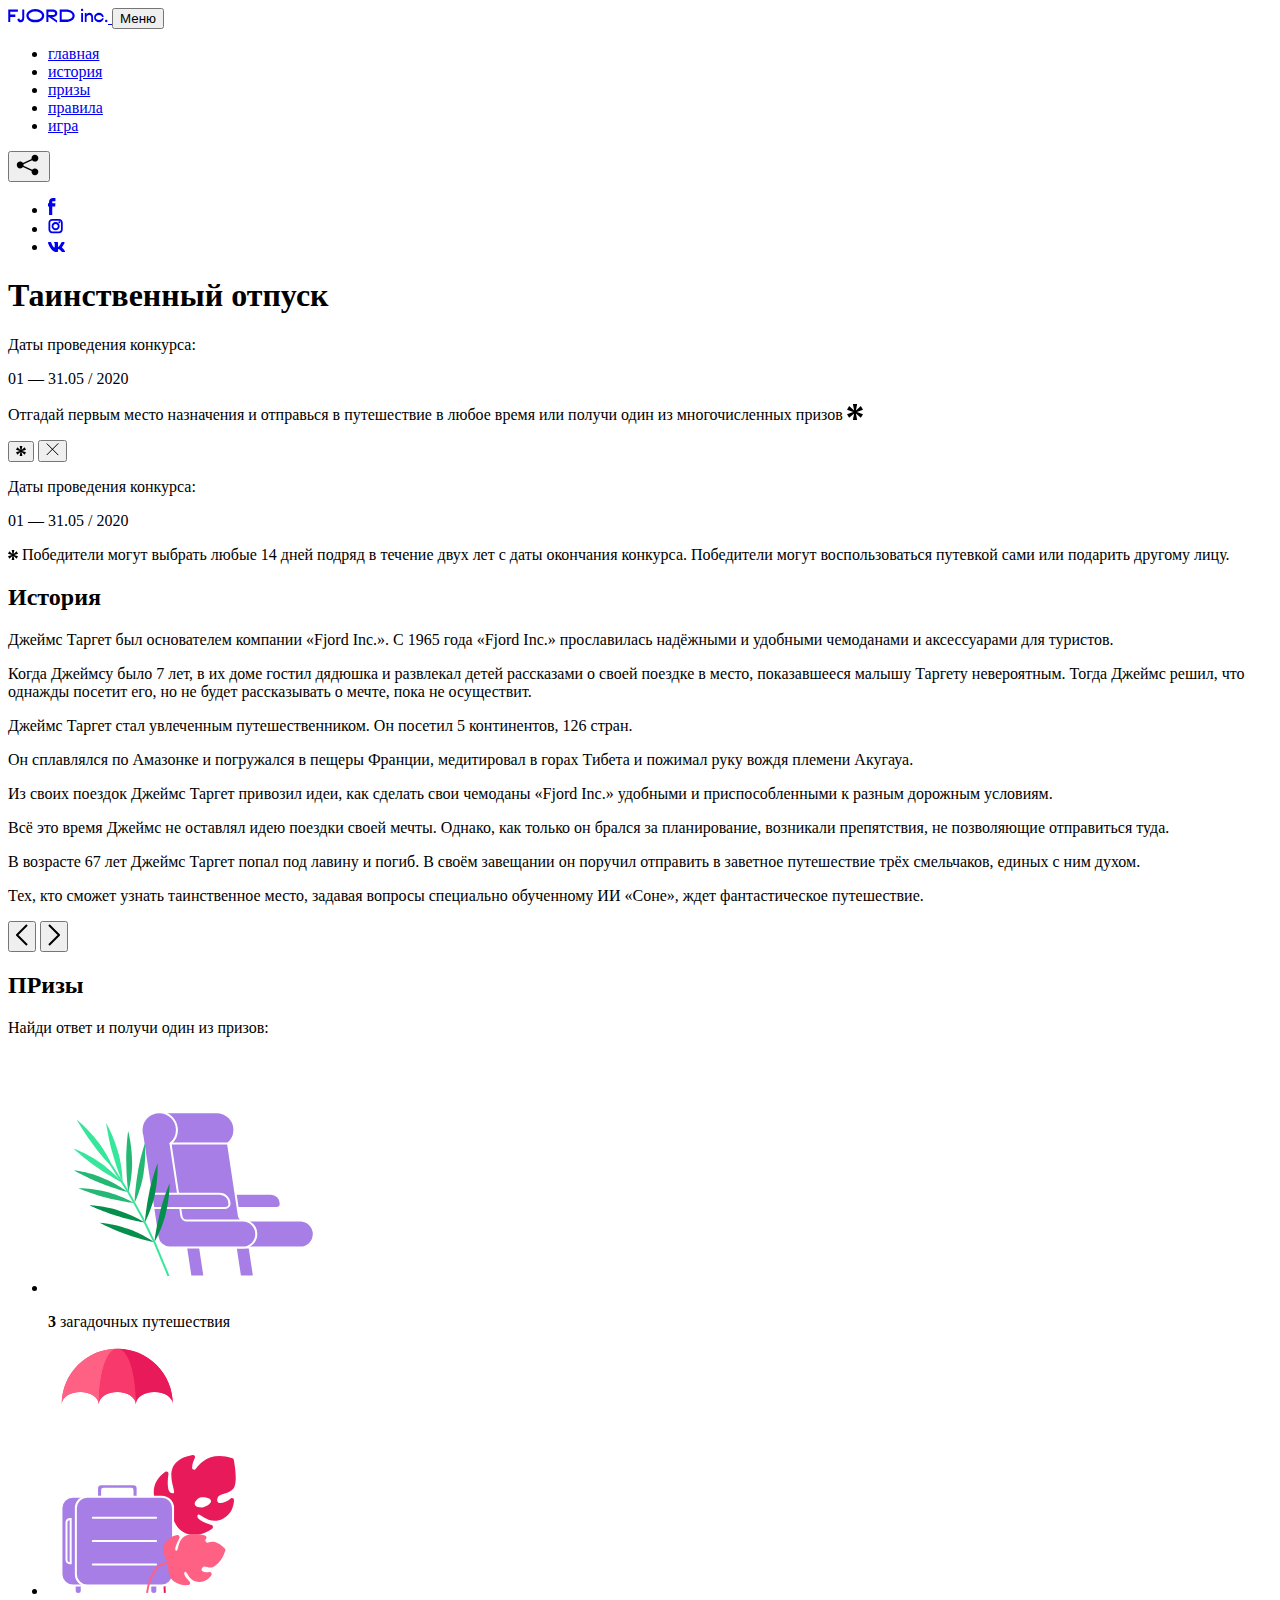
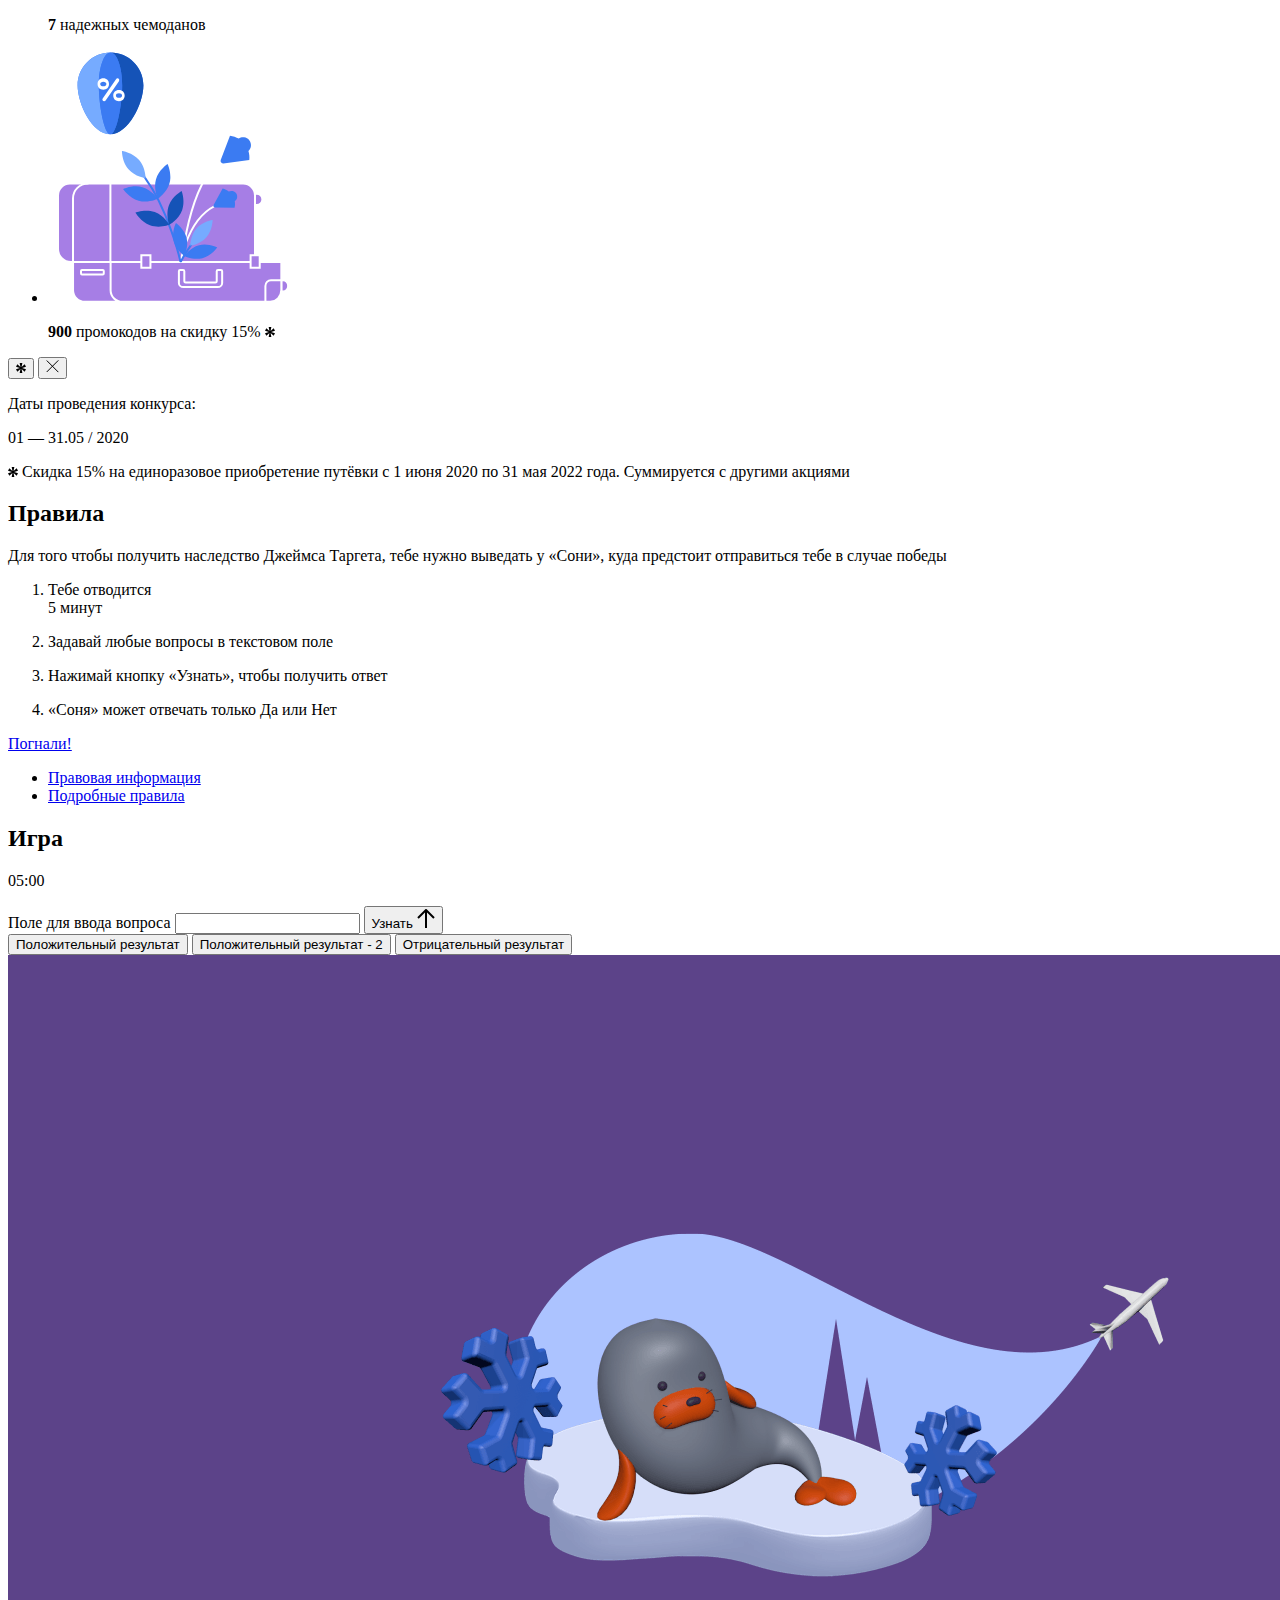
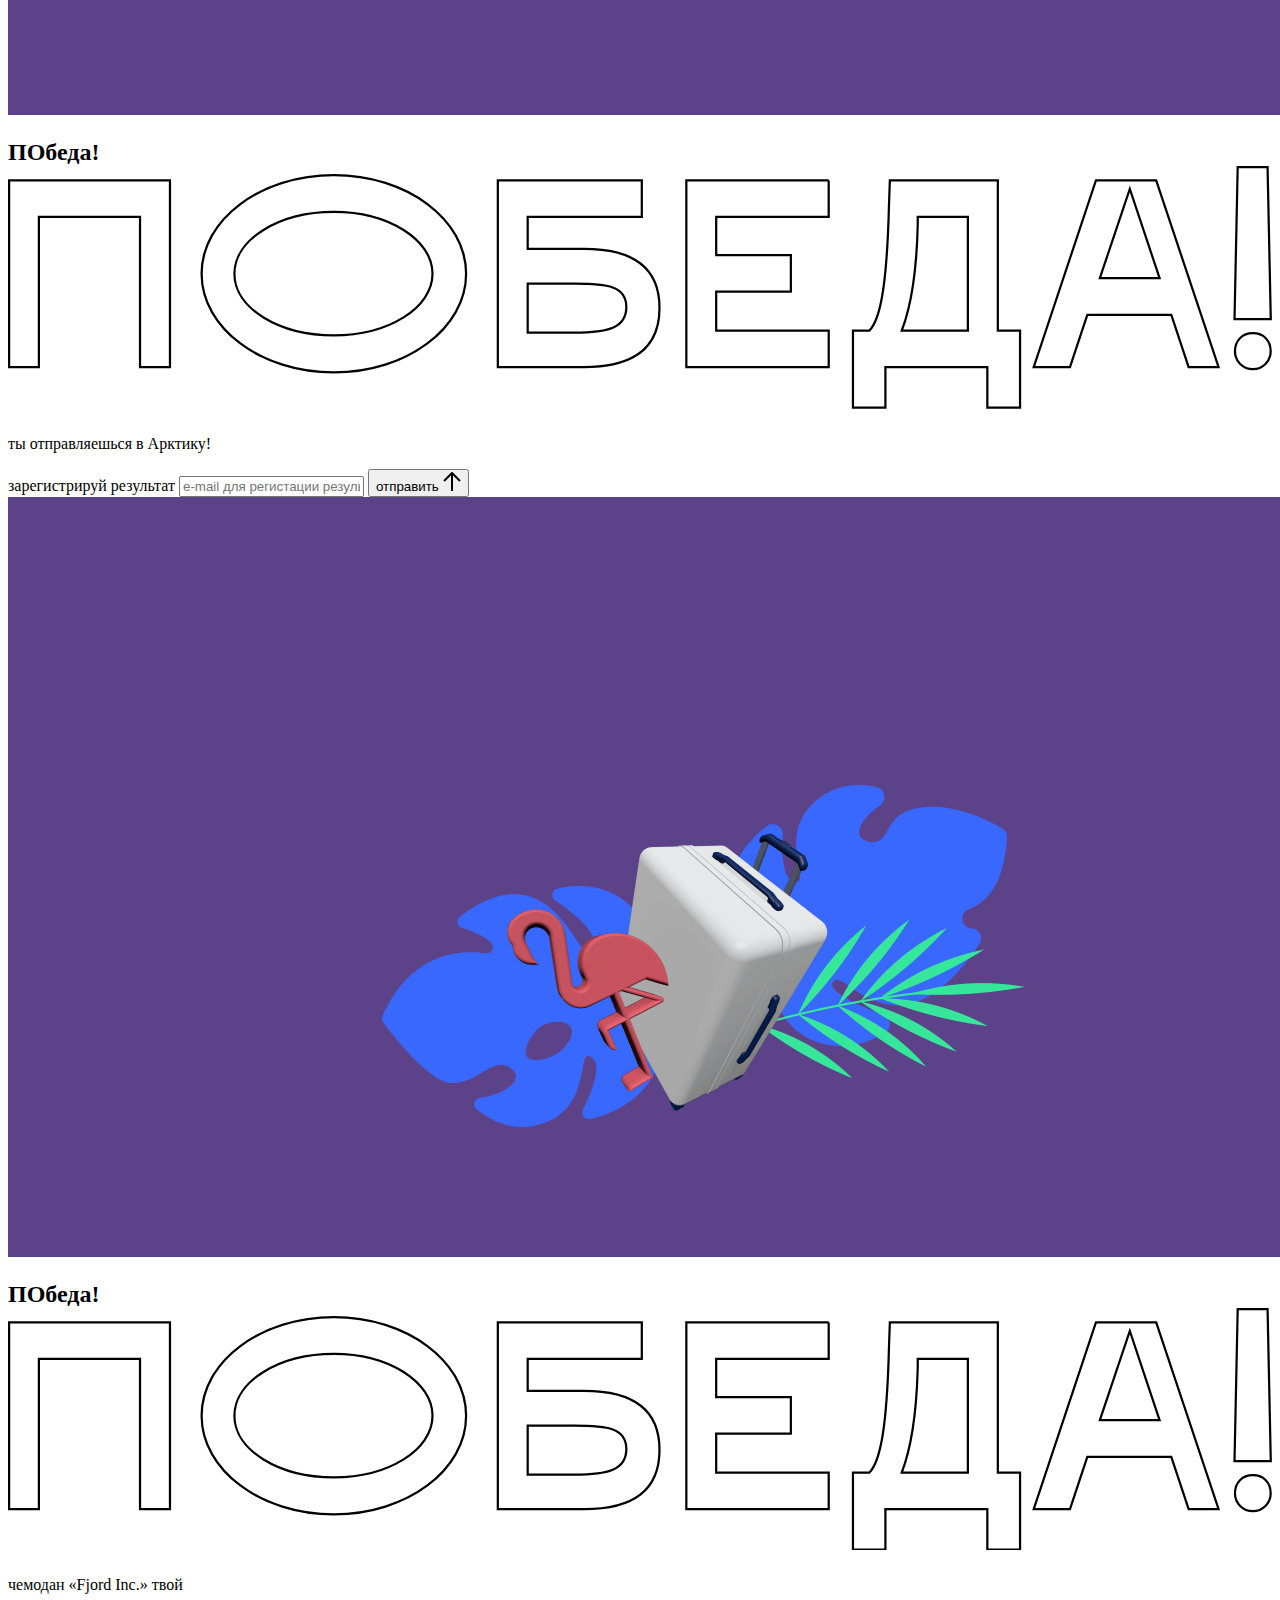
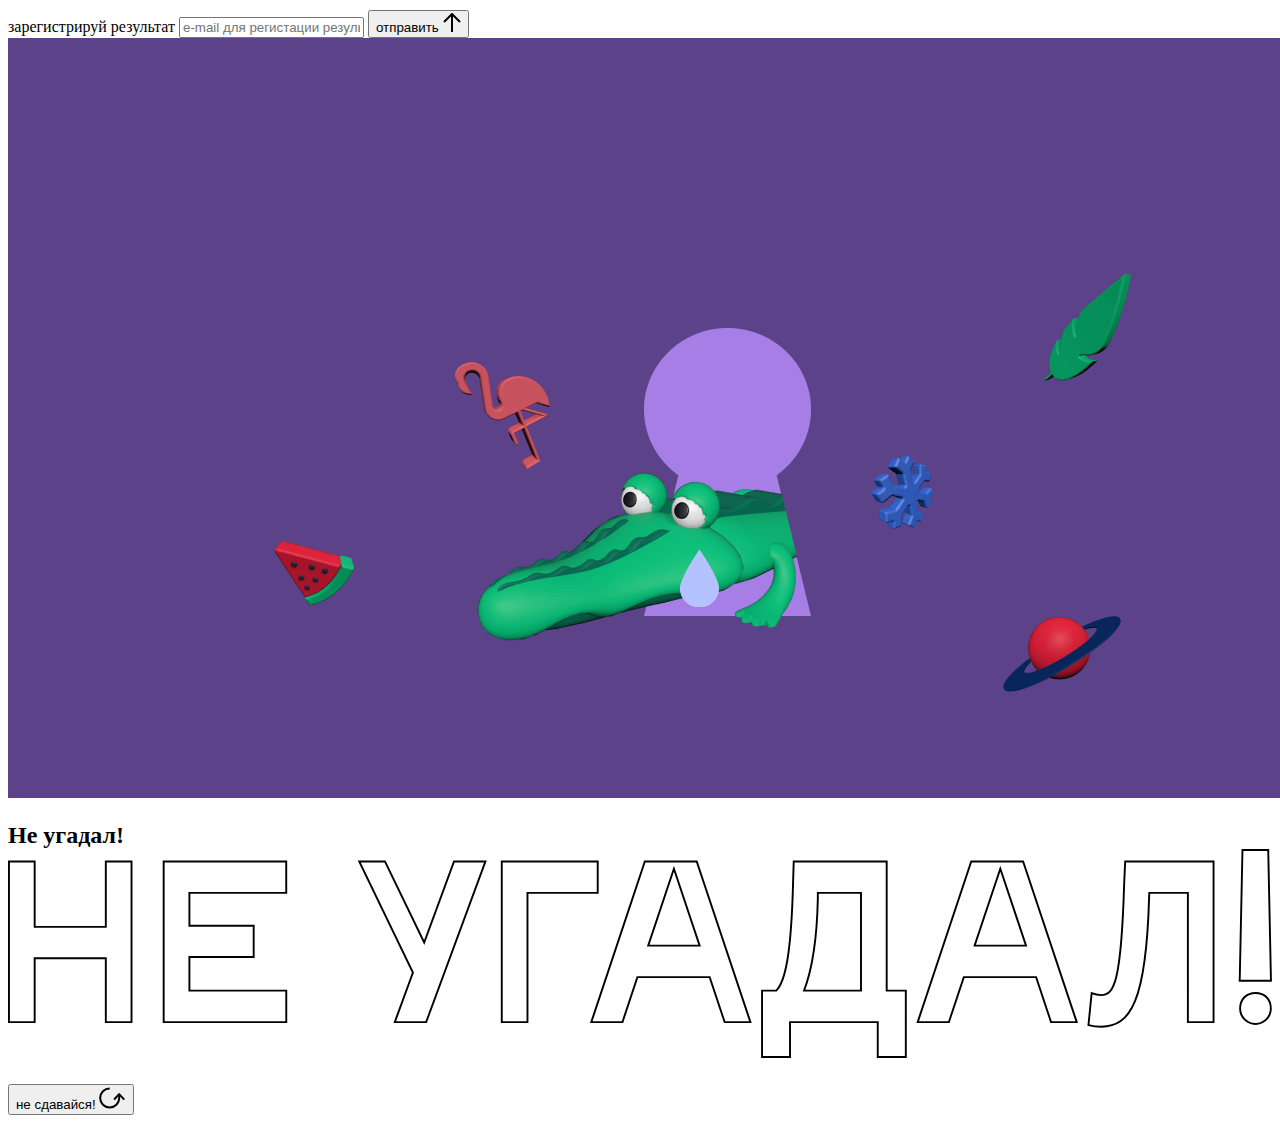
<file: source/index.html>
<!DOCTYPE html>
<html lang="ru">
<head>
  <meta charset="UTF-8">
  <meta name="description" content="">
  <meta name="viewport" content="width=device-width, initial-scale=1.0">
  <meta http-equiv="X-UA-Compatible" content="ie=edge">
  <title>Mysterious Vacation</title>
</head>
<body>

  <header class="page-header js-header">
    <div class="page-header__wrapper">
      <a href="#" class="page-header__logo" aria-label="Перейти на страницу FJORD.Inc">
        <svg width="100" height="15" viewBox="0 0 100 15" fill="none" xmlns="http://www.w3.org/2000/svg">
          <path d="M0.26 1.4V14H2.276V8.906H7.334V6.44H2.276V3.848H9.872V1.4H0.26ZM12.733 14.36C15.127 14.36 16.243 12.65 16.243 9.5V1.4H14.263V8.96C14.263 11.21 13.723 11.876 12.733 11.876C11.833 11.876 11.473 11.3 11.347 10.58L9.36702 10.94C9.63702 13.046 10.663 14.36 12.733 14.36ZM18.3918 7.7C18.3918 11.372 22.3878 14.36 27.3198 14.36C32.2518 14.36 36.2478 11.372 36.2478 7.7C36.2478 4.028 32.2518 1.04 27.3198 1.04C22.3878 1.04 18.3918 4.028 18.3918 7.7ZM20.6058 7.7C20.6058 5.378 23.6118 3.524 27.3198 3.524C30.9918 3.524 33.9798 5.378 33.9798 7.7C33.9798 10.004 30.9918 11.858 27.3198 11.858C23.6118 11.858 20.6058 10.004 20.6058 7.7ZM40.403 14V8.906H40.799L49.079 14.702V12.38L44.039 8.906H44.201C47.999 8.906 49.277 7.304 49.277 5.162C49.277 3.092 47.999 1.4 44.201 1.4H38.387V14H40.403ZM43.535 3.722C45.785 3.722 47.045 4.136 47.045 5.432C47.045 6.764 45.785 7.034 43.535 7.034H40.403V3.722H43.535ZM51.6936 1.382V14H57.8676C62.7456 14 66.7236 11.534 66.7236 7.7C66.7236 3.848 62.7456 1.382 57.8676 1.382H51.6936ZM53.7096 11.624V3.722H57.5436C61.5396 3.722 64.4916 5.018 64.4916 7.7C64.4916 10.238 61.5396 11.624 57.5436 11.624H53.7096ZM73.1832 14.018H74.9832V5H73.1832V14.018ZM72.9132 1.976C72.9132 2.57 73.3992 3.092 74.0832 3.092C74.7492 3.092 75.2352 2.57 75.2352 1.976C75.2352 1.382 74.7672 0.805999 74.0832 0.805999C73.3812 0.805999 72.9132 1.382 72.9132 1.976ZM76.7867 14H78.5687V9.104C78.7487 8.006 79.5947 6.962 81.0887 6.962C82.1147 6.962 83.2667 7.448 83.2667 9.554V14H85.0487V9.014C85.0487 6.152 83.2307 4.73 81.3587 4.73C79.9187 4.73 79.0727 5.558 78.5687 6.854V5H76.7867V14ZM90.9898 14.27C93.5098 14.27 95.3818 12.506 95.7238 10.328H94.0498C93.7258 11.3 92.6998 12.02 90.9898 12.02C88.8478 12.02 87.7678 10.922 87.7678 9.59C87.7678 8.24 88.8478 6.962 90.9898 6.962C92.7538 6.962 93.7978 7.844 94.0858 8.924H95.7418C95.4358 6.71 93.6178 4.73 90.9898 4.73C88.0918 4.73 86.1298 7.124 86.1298 9.59C86.1298 12.074 88.1278 14.27 90.9898 14.27ZM97.0693 12.938C97.0693 13.658 97.5553 14.144 98.2753 14.144C98.9953 14.144 99.4813 13.658 99.4813 12.938C99.4813 12.2 98.9953 11.714 98.2753 11.714C97.5553 11.714 97.0693 12.2 97.0693 12.938Z" fill="currentColor"/>
        </svg>
      </a>
      <button class="page-header__toggler js-menu-toggler" type="button" aria-label="Управление мобильным меню"><span>Меню</span></button>
      <nav class="page-header__nav">
        <div class="page-header__menu js-menu" id="menu">
          <ul>
            <li>
              <a class="js-menu-link active" href="#top" data-href="top">главная</a>
            </li>
            <li>
              <a class="js-menu-link" href="#story" data-href="story">история</a>
            </li>
            <li>
              <a class="js-menu-link" href="#prizes" data-href="prizes">призы</a>
            </li>
            <li>
              <a class="js-menu-link" href="#rules" data-href="rules">правила</a>
            </li>
            <li>
              <a class="js-menu-link" href="#game" data-href="game">игра</a>
            </li>
          </ul>
        </div>
        <div class="page-header__social">
          <div class="social-block js-social-block">
            <button class="social-block__toggler" aria-label="Управлять блоком с социальными кнопками">
              <svg width="26" height="22" viewBox="0 0 27 22" fill="none" xmlns="http://www.w3.org/2000/svg">
                <path d="M19.6721 7.43664C21.6273 7.43664 23.213 5.85095 23.213 3.89566C23.213 1.94037 21.6273 0.354675 19.6721 0.354675C17.7168 0.354675 16.1311 1.94037 16.1311 3.89566C16.1311 4.19968 16.1728 4.49178 16.2458 4.77345L7.21751 8.95527C6.57519 8.05214 5.52303 7.46049 4.33078 7.46049C2.37549 7.46049 0.789795 9.04618 0.789795 11.0015C0.789795 12.9568 2.37549 14.5425 4.33078 14.5425C5.52303 14.5425 6.57668 13.9508 7.21751 13.0477L16.2458 17.2295C16.1743 17.5112 16.1311 17.8033 16.1311 18.1073C16.1311 20.0626 17.7168 21.6483 19.6721 21.6483C21.6273 21.6483 23.213 20.0626 23.213 18.1073C23.213 16.152 21.6273 14.5663 19.6721 14.5663C18.4798 14.5663 17.4262 15.158 16.7853 16.0611L7.75701 11.8793C7.82854 11.5976 7.87176 11.3055 7.87176 11.0015C7.87176 10.6974 7.83003 10.4053 7.75701 10.1237L16.7853 5.94186C17.4262 6.84499 18.4783 7.43664 19.6721 7.43664Z" fill="currentColor"/>
              </svg>
            </button>
            <ul class="social-block__list">
              <li>
                <a class="social-block__link social-block__link--fb" href="#" aria-label="Мы на Facebook">
                  <svg width="8" height="17" viewBox="0 0 8 17" fill="none" xmlns="http://www.w3.org/2000/svg">
                    <path d="M4.24646 16.9899H1.09275L1.05793 8.49828H0V5.30707H1.05793V3.81124C1.05793 1.42084 2.57654 0 5.21735 0H7.41758V3.18585H5.30841C4.28262 3.18585 4.2478 3.48582 4.2478 4.24914V5.30707H7.42964L7.16716 8.49828H4.2478V16.9899H4.24646Z" fill="currentColor"/>
                  </svg>
                </a>
              </li>
              <li>
                <a class="social-block__link social-block__link--insta" href="#" aria-label="Мы в Instagram">
                  <svg width="15" height="15" viewBox="0 0 15 15" fill="none" xmlns="http://www.w3.org/2000/svg">
                    <path d="M11.0197 0H4.19806C2.14246 0 0.471191 1.66993 0.471191 3.72285V10.5499C0.471191 12.6082 2.14112 14.2727 4.19806 14.2727H11.0197C13.0753 14.2727 14.7466 12.6082 14.7466 10.5499V3.72285C14.7466 1.67127 13.0753 0 11.0197 0ZM11.0197 12.4849H4.19806C3.13076 12.4849 2.26432 11.6158 2.26432 10.5512V3.72419C2.26432 2.65956 3.13076 1.79715 4.19806 1.79715H11.0197C12.087 1.79715 12.9535 2.6609 12.9535 3.72419V10.5512C12.9535 11.6145 12.087 12.4849 11.0197 12.4849Z" fill="currentColor"/>
                    <path d="M7.60887 3.11084C5.38989 3.11084 3.58203 4.9187 3.58203 7.14036C3.58203 9.35532 5.38989 11.1645 7.60887 11.1645C9.83053 11.1645 11.6357 9.35666 11.6357 7.14036C11.6357 4.9187 9.83053 3.11084 7.60887 3.11084ZM7.60887 9.36871C6.37551 9.36871 5.37784 8.37372 5.37784 7.14036C5.37784 5.90699 6.37551 4.90665 7.60887 4.90665C8.83822 4.90665 9.84259 5.90833 9.84259 7.14036C9.84392 8.37238 8.83822 9.36871 7.60887 9.36871Z" fill="currentColor"/>
                    <path d="M11.3573 2.35962C10.8256 2.35962 10.3931 2.79752 10.3931 3.32381C10.3931 3.85546 10.8256 4.29336 11.3573 4.29336C11.8862 4.29336 12.3215 3.85546 12.3215 3.32381C12.3215 2.79752 11.8862 2.35962 11.3573 2.35962Z" fill="currentColor"/>
                  </svg>
                </a>
              </li>
              <li>
                <a class="social-block__link social-block__link--vk" href="#" aria-label="Мы ВКонтакте">
                  <svg width="17" height="10" viewBox="0 0 17 10" fill="none" xmlns="http://www.w3.org/2000/svg">
                    <path d="M14.1234 4.9002C14.1234 4.9002 16.3623 1.72708 16.5866 0.680242C16.6595 0.312285 16.4947 0.103188 16.1069 0.103188C16.1069 0.103188 14.8193 0.103188 14.168 0.103188C13.7235 0.103188 13.5587 0.293278 13.4235 0.579768C13.4235 0.579768 12.3724 2.82553 11.0969 4.24712C10.6861 4.70333 10.4781 4.84318 10.2511 4.84318C10.0646 4.84318 9.98625 4.6911 9.98625 4.27834V0.649016C9.98625 0.147997 9.92545 0.00135496 9.5066 0.00135496H6.39628C6.15578 0.00135496 6.0085 0.134417 6.0085 0.324506C6.0085 0.801084 6.73406 0.908351 6.73406 2.20231V4.87305C6.73406 5.40529 6.70569 5.61575 6.45303 5.61575C5.78016 5.61575 4.19528 3.30618 3.30623 0.678887C3.12923 0.145282 2.93737 0 2.43475 0H0.486409C0.205373 0 0 0.190085 0 0.476576C0 0.991172 0.60666 3.40801 2.99277 6.64358C4.59927 8.8201 6.70569 10 8.60269 10C9.76196 10 10.0416 9.80312 10.0416 9.31432V7.63883C10.0416 7.22607 10.2065 7.04956 10.4429 7.04956C10.7078 7.04956 11.1847 7.13238 12.2805 8.22268C13.5843 9.47862 13.6762 10 14.3896 10H16.5676C16.7919 10 17 9.89273 17 9.52342C17 9.02919 16.3623 8.15343 15.384 7.10659C14.9801 6.56755 14.3302 5.98914 14.1248 5.72301C13.8275 5.40801 13.9154 5.23014 14.1234 4.9002Z" fill="currentColor"/>
                  </svg>
                </a>
              </li>
            </ul>
          </div>
        </div>
      </nav>
    </div>
  </header>

  <main class="page-content">

    <section class="animation-screen"></section>

    <section class="screen screen--hidden screen--intro" id="top">
      <div class="screen__wrapper">
        <div class="intro">
          <h1 class="intro__title">Таинственный отпуск</h1>
          <div class="intro__content">
            <div class="intro__info">
              <p class="intro__label">Даты проведения конкурса:</p>
              <p class="intro__date">01 — 31.05 / 2020</p>
            </div>
            <div class="intro__message">
              <p>
                Отгадай первым место назначения и&nbsp;отправься в&nbsp;путешествие в&nbsp;любое время или получи один из многочисленных призов
                <svg width="16" height="16" viewBox="0 0 10 10" fill="none" xmlns="http://www.w3.org/2000/svg">
                  <path d="M0 6.35337L3.90271 4.99012L0 3.64663L1.34615 1.32374L4.44287 4.01073L3.67364 0H6.34615L5.57692 4.01073L8.65385 1.32374L10 3.64663L6.13405 4.99012L10 6.35337L8.65385 8.65651L5.57692 5.98927L6.34615 10H3.67364L4.44287 5.96952L1.34615 8.65651L0 6.35337Z" fill="currentColor"/>
                </svg>
              </p>
            </div>
          </div>
        </div>
      </div>
      <div class="screen__footer js-footer">
        <button class="screen__footer-enlarge js-footer-toggler" type="button" aria-label="Показать сообщение">
          <svg width="10" height="10" viewBox="0 0 10 10" fill="none" xmlns="http://www.w3.org/2000/svg">
            <path d="M0 6.35337L3.90271 4.99012L0 3.64663L1.34615 1.32374L4.44287 4.01073L3.67364 0H6.34615L5.57692 4.01073L8.65385 1.32374L10 3.64663L6.13405 4.99012L10 6.35337L8.65385 8.65651L5.57692 5.98927L6.34615 10H3.67364L4.44287 5.96952L1.34615 8.65651L0 6.35337Z" fill="currentColor"/>
          </svg>
        </button>
        <button class="screen__footer-collapse js-footer-toggler" type="button" aria-label="Скрыть сообщение">
          <svg width="13" height="13" viewBox="0 0 13 13" fill="none" xmlns="http://www.w3.org/2000/svg">
            <line x1="12.3536" y1="0.353553" x2="0.738349" y2="11.9688" stroke="currentColor"/>
            <line x1="0.738319" y1="0.539925" x2="12.3535" y2="12.1551" stroke="currentColor"/>
          </svg>
        </button>
        <div class="screen__footer-wrapper">
          <div class="screen__footer-announce">
            <p class="screen__footer-label">Даты проведения конкурса:</p>
            <p class="screen__footer-date">01 — 31.05 / 2020</p>
          </div>
          <div class="screen__footer-note">
            <p>
              <svg width="10" height="10" viewBox="0 0 10 10" fill="none" xmlns="http://www.w3.org/2000/svg">
                <path d="M0 6.35337L3.90271 4.99012L0 3.64663L1.34615 1.32374L4.44287 4.01073L3.67364 0H6.34615L5.57692 4.01073L8.65385 1.32374L10 3.64663L6.13405 4.99012L10 6.35337L8.65385 8.65651L5.57692 5.98927L6.34615 10H3.67364L4.44287 5.96952L1.34615 8.65651L0 6.35337Z" fill="currentColor"/>
              </svg>
              <span>Победители могут выбрать любые 14 дней подряд в&nbsp;течение двух лет с&nbsp;даты окончания конкурса. Победители могут воспользоваться путевкой сами или подарить другому лицу.</span>
            </p>
          </div>
        </div>
      </div>
    </section>

    <section class="screen screen--hidden screen--story" id="story">

      <div class="slider swiper-container js-slider">

        <div class="swiper-wrapper">

          <div class="slider__item swiper-slide">
            <h2 class="slider__item-title">История</h2>
            <p class="slider__item-text">Джеймс Таргет был основателем компании &laquo;Fjord Inc.&raquo;. С&nbsp;1965 года &laquo;Fjord Inc.&raquo; прославилась надёжными и&nbsp;удобными чемоданами и&nbsp;аксессуарами для туристов.</p>
          </div>

          <div class="slider__item swiper-slide">
            <p class="slider__item-text">Когда Джеймсу было 7&nbsp;лет, в&nbsp;их&nbsp;доме гостил дядюшка и&nbsp;развлекал детей рассказами о&nbsp;своей поездке в&nbsp;место, показавшееся малышу Таргету невероятным. Тогда Джеймс решил, что однажды посетит его, но&nbsp;не&nbsp;будет рассказывать о&nbsp;мечте, пока не&nbsp;осуществит.</p>
          </div>

          <div class="slider__item swiper-slide">
            <p class="slider__item-text">Джеймс Таргет стал увлеченным путешественником. Он&nbsp;посетил 5&nbsp;континентов, 126&nbsp;стран.</p>
          </div>

          <div class="slider__item swiper-slide">
            <p class="slider__item-text">Он&nbsp;сплавлялся по&nbsp;Амазонке и&nbsp;погружался в&nbsp;пещеры Франции, медитировал в&nbsp;горах Тибета и&nbsp;пожимал руку вождя племени Акугауа.</p>
          </div>

          <div class="slider__item swiper-slide">
            <p class="slider__item-text">Из&nbsp;своих поездок Джеймс Таргет привозил идеи, как сделать свои чемоданы &laquo;Fjord Inc.&raquo; удобными и&nbsp;приспособленными к&nbsp;разным дорожным условиям.</p>
          </div>

          <div class="slider__item swiper-slide">
            <p class="slider__item-text">Всё это время Джеймс не&nbsp;оставлял идею поездки своей мечты. Однако, как только он&nbsp;брался за&nbsp;планирование, возникали препятствия, не&nbsp;позволяющие отправиться туда.</p>
          </div>

          <div class="slider__item swiper-slide">
            <p class="slider__item-text">В&nbsp;возрасте 67&nbsp;лет Джеймс Таргет попал под лавину и&nbsp;погиб. В&nbsp;своём завещании он&nbsp;поручил отправить в&nbsp;заветное путешествие трёх смельчаков, единых с&nbsp;ним духом.</p>
          </div>

          <div class="slider__item swiper-slide">
            <p class="slider__item-text">Тех, кто сможет узнать таинственное место, задавая вопросы специально обученному ИИ&nbsp;&laquo;Соне&raquo;, ждет фантастическое путешествие.</p>
          </div>
        </div>
        <div class="slider__controls">
          <button class="slider__control slider__control--prev js-control-prev" type="button" aria-label="Показать предыдущую историю">
            <svg width="12" height="22" viewBox="0 0 12 22" fill="none" xmlns="http://www.w3.org/2000/svg">
              <path d="M11 1L1 11L11 21" stroke="currentColor" stroke-width="2" stroke-linejoin="round"/>
            </svg>
          </button>
          <button class="slider__control slider__control--next js-control-next" type="button" aria-label="Показать следующую историю">
            <svg width="12" height="22" viewBox="0 0 12 22" fill="none" xmlns="http://www.w3.org/2000/svg">
              <path d="M1 1L11 11L1 21" stroke="currentColor" stroke-width="2" stroke-linejoin="round"/>
            </svg>
          </button>
        </div>
        <div class="slider__pagination swiper-pagination"></div>
      </div>
    </section>

    <section class="screen screen--hidden screen--prizes" id="prizes">
      <div class="screen__wrapper">
        <div class="prizes">
          <h2 class="prizes__title">ПРизы</h2>
          <div class="prizes__lead">
            <p>Найди ответ и&nbsp;получи один из&nbsp;призов:</p>
          </div>
          <ul class="prizes__list">
            <li class="prizes__item prizes__item--journeys">
              <div class="prizes__icon">
                <picture>
                  <source srcset="img/prize1-mob.svg" media="(orientation: portrait)">
                  <img src="img/prize1.svg" alt="">
                </picture>
              </div>
              <p class="prizes__desc">
                <b>3</b>
                <span>загадочных путешествия</span>
              </p>
            </li>
            <li class="prizes__item prizes__item--cases">
              <div class="prizes__icon">
                <picture>
                  <source srcset="img/prize2-mob.svg" media="(orientation: portrait)">
                  <img src="img/prize2.svg" alt="">
                </picture>
              </div>
              <p class="prizes__desc">
                <b>7</b>
                <span>надежных чемоданов</span>
              </p>
            </li>
            <li class="prizes__item prizes__item--codes">
              <div class="prizes__icon">
                <picture>
                  <source srcset="img/prize3-mob.svg" media="(orientation: portrait)">
                  <img src="img/prize3.svg" alt="">
                </picture>
              </div>
              <p class="prizes__desc">
                <b>900</b>
                <span>
                  промокодов на&nbsp;скидку 15%
                  <svg width="10" height="10" viewBox="0 0 10 10" fill="none" xmlns="http://www.w3.org/2000/svg">
                    <path d="M0 6.35337L3.90271 4.99012L0 3.64663L1.34615 1.32374L4.44287 4.01073L3.67364 0H6.34615L5.57692 4.01073L8.65385 1.32374L10 3.64663L6.13405 4.99012L10 6.35337L8.65385 8.65651L5.57692 5.98927L6.34615 10H3.67364L4.44287 5.96952L1.34615 8.65651L0 6.35337Z" fill="currentColor"/>
                  </svg>
                </span>
              </p>
            </li>
          </ul>
        </div>
      </div>
      <div class="screen__footer js-footer">
        <button class="screen__footer-enlarge js-footer-toggler" type="button" aria-label="Показать сообщение">
          <svg width="10" height="10" viewBox="0 0 10 10" fill="none" xmlns="http://www.w3.org/2000/svg">
            <path d="M0 6.35337L3.90271 4.99012L0 3.64663L1.34615 1.32374L4.44287 4.01073L3.67364 0H6.34615L5.57692 4.01073L8.65385 1.32374L10 3.64663L6.13405 4.99012L10 6.35337L8.65385 8.65651L5.57692 5.98927L6.34615 10H3.67364L4.44287 5.96952L1.34615 8.65651L0 6.35337Z" fill="currentColor"/>
          </svg>
        </button>
        <button class="screen__footer-collapse js-footer-toggler" type="button" aria-label="Скрыть сообщение">
          <svg width="13" height="13" viewBox="0 0 13 13" fill="none" xmlns="http://www.w3.org/2000/svg">
            <line x1="12.3536" y1="0.353553" x2="0.738349" y2="11.9688" stroke="currentColor"/>
            <line x1="0.738319" y1="0.539925" x2="12.3535" y2="12.1551" stroke="currentColor"/>
          </svg>
        </button>
        <div class="screen__footer-wrapper">
          <div class="screen__footer-announce">
            <p class="screen__footer-label">Даты проведения конкурса:</p>
            <p class="screen__footer-date">01 — 31.05 / 2020</p>
          </div>
          <div class="screen__footer-note">
            <p>
              <svg width="10" height="10" viewBox="0 0 10 10" fill="none" xmlns="http://www.w3.org/2000/svg">
                <path d="M0 6.35337L3.90271 4.99012L0 3.64663L1.34615 1.32374L4.44287 4.01073L3.67364 0H6.34615L5.57692 4.01073L8.65385 1.32374L10 3.64663L6.13405 4.99012L10 6.35337L8.65385 8.65651L5.57692 5.98927L6.34615 10H3.67364L4.44287 5.96952L1.34615 8.65651L0 6.35337Z" fill="currentColor"/>
              </svg>
              <span>Скидка&nbsp;15% на&nbsp;единоразовое приобретение путёвки с&nbsp;1&nbsp;июня 2020 по&nbsp;31&nbsp;мая 2022&nbsp;года. Суммируется с&nbsp;другими акциями</span>
            </p>
          </div>
        </div>
      </div>
    </section>

    <section class="screen screen--hidden screen--rules" id="rules">
      <div class="screen__wrapper">
        <div class="rules">
          <h2 class="rules__title">Правила</h2>
          <div class="rules__lead">
            <p>Для того чтобы получить наследство Джеймса Таргета, тебе нужно выведать у&nbsp;&laquo;Сони&raquo;, куда предстоит отправиться тебе в&nbsp;случае победы</p>
          </div>
          <ol class="rules__list">
            <li class="rules__item">
              <p>Тебе отводится <br>5&nbsp;минут</p>
            </li>
            <li class="rules__item">
              <p>Задавай любые вопросы в&nbsp;текстовом поле</p>
            </li>
            <li class="rules__item">
              <p>Нажимай кнопку &laquo;Узнать&raquo;, чтобы получить ответ</p>
            </li>
            <li class="rules__item">
              <p>&laquo;Соня&raquo; может отвечать только&nbsp;Да или Нет</p>
            </li>
          </ol>
          <a href="#game" class="rules__link btn">Погнали!</a>
        </div>
      </div>
      <div class="screen__disclaimer">
        <div class="disclaimer">
          <ul>
            <li>
              <a href="#">Правовая информация</a>
            </li>
            <li>
              <a href="#">Подробные правила</a>
            </li>
          </ul>
        </div>
      </div>
    </section>

    <section class="screen screen--hidden screen--game" id="game">
      <div class="screen__wrapper">
        <div class="game">
          <div class="game__header">
            <h2 class="game__title">Игра</h2>
            <div class="game__counter">
              <span>05</span>:<span>00</span>
            </div>
          </div>
          <div class="game__body">
            <div class="chat">
              <div class="chat__body js-chat">
                <ul class="chat__list" id="messages"></ul>
              </div>
              <div class="chat__footer">
                <form action="#" method="post" class="form" id="message-form">
                  <label for="message-field" class="visually-hidden">Поле для ввода вопроса</label>
                  <input type="text" class="form__field" id="message-field">
                  <button class="form__button btn">
                    Узнать
                    <svg width="18" height="19" viewBox="0 0 18 19" fill="none" xmlns="http://www.w3.org/2000/svg">
                      <path stroke="currentColor" stroke-width="2" d="M9 19V1"/>
                      <path d="M1 9l8-8 8 8" stroke="currentColor" stroke-width="2" stroke-linejoin="round"/>
                    </svg>
                  </button>
                </form>
              </div>
            </div>
          </div>
          <!-- временные кнопки для показа результата -->
          <div class="game__buttons">
            <button class="game__button btn js-show-result" type="button" data-target="result">Положительный результат</button>
            <button class="game__button btn js-show-result" type="button" data-target="result2">Положительный результат - 2</button>
            <button class="game__button btn js-show-result" type="button" data-target="result3">Отрицательный результат</button>
          </div>
        </div>
      </div>
    </section>

    <section class="screen screen--hidden screen--result" id="result">
      <div class="screen__wrapper">
        <div class="result result--trip">
          <div class="result__image">
            <picture>
              <source srcset="img/result1-mob.png 1x, img/result1-mob@2x.png 2x" media="(max-width: 768px) and (orientation: portrait)">
              <img src="img/result1.png" srcset="img/result1@2x.png 2x" alt="">
            </picture>
          </div>
          <h2 class="result__title">
            <span class="visually-hidden">ПОбеда!</span>
            <svg xmlns="http://www.w3.org/2000/svg" viewBox="0 0 568.85 109.24">
              <path d="M16,24.44V92H2.6V8H75V92H61.52V24.44H16Z" transform="translate(-2.1 -1.5)" fill="none" stroke="currentColor"/>
              <path
                d="M148.76,5.6c32.88,0,59.52,19.92,59.52,44.4s-26.64,44.4-59.52,44.4S89.24,74.48,89.24,50,115.88,5.6,148.76,5.6Zm0,72.12c24.48,0,44.4-12.36,44.4-27.72s-19.92-27.84-44.4-27.84C124,22.16,104,34.52,104,50S124,77.72,148.76,77.72Z"
                transform="translate(-2.1 -1.5)" fill="none" stroke="currentColor"/>
              <path
                d="M287.36,8V24.44H236v14.4h25.32c25.44,0,34,11.16,34,26.52,0,15.6-8.52,26.64-34,26.64H222.56V8h64.8ZM256.88,76.52c15.12,0,23.52-2,23.52-11.52S272,54.44,256.88,54.44H236V76.52h20.88Z"
                transform="translate(-2.1 -1.5)" fill="none" stroke="currentColor"/>
              <path d="M371.47,8V24.44H320.84V41.6h33.6V58h-33.6V75.56h50.64V92H307.4V8h64.08Z" transform="translate(-2.1 -1.5)"
                    fill="none" stroke="currentColor"/>
              <path
                d="M382.39,110.24V75.56h7.44c4.56-4.68,7.8-18.36,8.76-56L399,8h48.6V75.56h10v34.68H442.87V92H397v18.24H382.39Zm51.72-34.68V24.44H411.55v3.12c-0.48,22.44-3.24,37.68-7.2,48h29.76Z"
                transform="translate(-2.1 -1.5)" fill="none" stroke="currentColor"/>
              <path
                d="M463.75,92l28-84h27.12l28.08,84H533.47l-7.8-23.52h-37.8L480.07,92H463.75Zm56.64-40L507,11.84,493.51,52h26.88Z"
                transform="translate(-2.1 -1.5)" fill="none" stroke="currentColor"/>
              <path
                d="M554.12,70.4L555.55,2H569l1.44,68.4H554.12Zm8.28,6.36c4.8,0,8,3.24,8,8.16a8,8,0,1,1-16.08,0C554.35,80,557.59,76.76,562.39,76.76Z"
                transform="translate(-2.1 -1.5)" fill="none" stroke="currentColor"/>
            </svg>
          </h2>
          <div class="result__text">
            <p>ты&nbsp;отправляешься в&nbsp;Арктику!</p>
          </div>
          <div class="result__form">
            <form action="#" method="post" class="form form--result">
              <label for="email-field" class="form__label">зарегистрируй результат</label>
              <input type="email" class="form__field" id="email-field" placeholder="e-mail для регистации результата и получения приза" required>
              <button class="form__button btn">
                отправить
                <svg width="18" height="19" viewBox="0 0 18 19" fill="none" xmlns="http://www.w3.org/2000/svg">
                  <path stroke="currentColor" stroke-width="2" d="M9 19V1"/>
                  <path d="M1 9l8-8 8 8" stroke="currentColor" stroke-width="2" stroke-linejoin="round"/>
                </svg>
              </button>
            </form>
          </div>
        </div>
      </div>
    </section>

    <section class="screen screen--hidden screen--result" id="result2">
      <div class="screen__wrapper">
        <div class="result result--prize">
          <div class="result__image">
            <picture>
              <source srcset="img/result2-mob.png 1x, img/result2-mob@2x.png 2x" media="(max-width: 768px) and (orientation: portrait)">
              <img src="img/result2.png" srcset="img/result2@2x.png 2x" alt="">
            </picture>
          </div>
          <h2 class="result__title">
            <span class="visually-hidden">ПОбеда!</span>
            <svg xmlns="http://www.w3.org/2000/svg" viewBox="0 0 568.85 109.24">
              <path d="M16,24.44V92H2.6V8H75V92H61.52V24.44H16Z" transform="translate(-2.1 -1.5)" fill="none" stroke="currentColor"/>
              <path
                d="M148.76,5.6c32.88,0,59.52,19.92,59.52,44.4s-26.64,44.4-59.52,44.4S89.24,74.48,89.24,50,115.88,5.6,148.76,5.6Zm0,72.12c24.48,0,44.4-12.36,44.4-27.72s-19.92-27.84-44.4-27.84C124,22.16,104,34.52,104,50S124,77.72,148.76,77.72Z"
                transform="translate(-2.1 -1.5)" fill="none" stroke="currentColor"/>
              <path
                d="M287.36,8V24.44H236v14.4h25.32c25.44,0,34,11.16,34,26.52,0,15.6-8.52,26.64-34,26.64H222.56V8h64.8ZM256.88,76.52c15.12,0,23.52-2,23.52-11.52S272,54.44,256.88,54.44H236V76.52h20.88Z"
                transform="translate(-2.1 -1.5)" fill="none" stroke="currentColor"/>
              <path d="M371.47,8V24.44H320.84V41.6h33.6V58h-33.6V75.56h50.64V92H307.4V8h64.08Z" transform="translate(-2.1 -1.5)"
                    fill="none" stroke="currentColor"/>
              <path
                d="M382.39,110.24V75.56h7.44c4.56-4.68,7.8-18.36,8.76-56L399,8h48.6V75.56h10v34.68H442.87V92H397v18.24H382.39Zm51.72-34.68V24.44H411.55v3.12c-0.48,22.44-3.24,37.68-7.2,48h29.76Z"
                transform="translate(-2.1 -1.5)" fill="none" stroke="currentColor"/>
              <path
                d="M463.75,92l28-84h27.12l28.08,84H533.47l-7.8-23.52h-37.8L480.07,92H463.75Zm56.64-40L507,11.84,493.51,52h26.88Z"
                transform="translate(-2.1 -1.5)" fill="none" stroke="currentColor"/>
              <path
                d="M554.12,70.4L555.55,2H569l1.44,68.4H554.12Zm8.28,6.36c4.8,0,8,3.24,8,8.16a8,8,0,1,1-16.08,0C554.35,80,557.59,76.76,562.39,76.76Z"
                transform="translate(-2.1 -1.5)" fill="none" stroke="currentColor"/>
            </svg>
          </h2>
          <div class="result__text">
            <p>чемодан &laquo;Fjord&nbsp;Inc.&raquo;&nbsp;твой</p>
          </div>
          <div class="result__form">
            <form action="#" method="post" class="form form--result">
              <label for="email-field2" class="form__label">зарегистрируй результат</label>
              <input type="email" class="form__field" id="email-field2" placeholder="e-mail для регистации результата и получения приза" required>
              <button class="form__button btn">
                отправить
                <svg width="18" height="19" viewBox="0 0 18 19" fill="none" xmlns="http://www.w3.org/2000/svg">
                  <path stroke="currentColor" stroke-width="2" d="M9 19V1"/>
                  <path d="M1 9l8-8 8 8" stroke="currentColor" stroke-width="2" stroke-linejoin="round"/>
                </svg>
              </button>
            </form>
          </div>
        </div>
      </div>
    </section>

    <section class="screen screen--hidden screen--result" id="result3">
      <div class="screen__wrapper">
        <div class="result result--negative">
          <div class="result__image">
            <picture>
              <source srcset="img/result3-mob.png 1x, img/result3-mob@2x.png 2x" media="(max-width: 768px) and (orientation: portrait)">
              <img src="img/result3.png" srcset="img/result3@2x.png 2x" alt="">
            </picture>
          </div>
          <h2 class="result__title">
            <span class="visually-hidden">Не угадал!</span>
            <svg xmlns="http://www.w3.org/2000/svg" viewBox="0 0 660.77 109.24">
              <path d="M2.66,92V8H16.1V42.2H53.3V8H66.74V92H53.3V58.64H16.1V92H2.66Z" transform="translate(-2.16 -1.5)"
                    fill="none" stroke="currentColor"/>
              <path d="M147.62,8V24.44H97V41.6h33.6V58H97V75.56h50.64V92H83.54V8h64.08Z" transform="translate(-2.16 -1.5)"
                    fill="none" stroke="currentColor"/>
              <path d="M199.22,8l20.52,42.36L235.34,8h16.44l-31,84H204.38l9.48-25.92L185.78,8h13.44Z"
                    transform="translate(-2.16 -1.5)" fill="none" stroke="currentColor"/>
              <path d="M273.74,24.44V92H260.3V8h50.16V24.44H273.74Z" transform="translate(-2.16 -1.5)" fill="none"
                    stroke="currentColor"/>
              <path
                d="M307.1,92l28-84h27.12l28.08,84H376.82L369,68.48h-37.8L323.42,92H307.1Zm56.64-40L350.3,11.84,336.86,52h26.88Z"
                transform="translate(-2.16 -1.5)" fill="none" stroke="currentColor"/>
              <path
                d="M396.38,110.24V75.56h7.44c4.56-4.68,7.8-18.36,8.76-56L412.94,8h48.6V75.56h10v34.68H456.86V92H411v18.24H396.38ZM448.1,75.56V24.44H425.54v3.12c-0.48,22.44-3.24,37.68-7.2,48H448.1Z"
                transform="translate(-2.16 -1.5)" fill="none" stroke="currentColor"/>
              <path
                d="M477.74,92l28-84h27.12L560.9,92H547.46l-7.8-23.52h-37.8L494.06,92H477.74Zm56.64-40-13.44-40.2L507.5,52h26.88Z"
                transform="translate(-2.16 -1.5)" fill="none" stroke="currentColor"/>
              <path
                d="M568.7,76.88a13.77,13.77,0,0,0,5,1c6.6,0,10.44-6.24,12-58.32L586.22,8h46.2V92H619V24.44H598.82l-0.12,3.12C597.14,81,589,94.4,573.74,94.4a28.55,28.55,0,0,1-6.72-.84Z"
                transform="translate(-2.16 -1.5)" fill="none" stroke="currentColor"/>
              <path
                d="M646.1,70.4L647.54,2H661l1.44,68.4H646.1Zm8.28,6.36c4.8,0,8,3.24,8,8.16a8,8,0,0,1-16.08,0C646.34,80,649.58,76.76,654.38,76.76Z"
                transform="translate(-2.16 -1.5)" fill="none" stroke="currentColor"/>
            </svg>
          </h2>
          <button class="result__button js-play" type="button">
            не сдавайся!
            <span>
              <svg width="27" height="22" viewBox="0 0 27 22" fill="none" xmlns="http://www.w3.org/2000/svg">
                <path d="M10.6899 1.47998C5.42992 1.47998 1.16992 5.73998 1.16992 11C1.16992 16.26 5.42992 20.52 10.6899 20.52C15.9499 20.52 20.2099 16.26 20.2099 11V7.13998" stroke="currentColor" stroke-width="2" stroke-miterlimit="10"/>
                <path d="M15.1099 12.5099L20.1499 7.13989L25.3099 12.6299" stroke="currentColor" stroke-width="2" stroke-miterlimit="10" stroke-linejoin="round"/>
              </svg>
            </span>
          </button>
        </div>
      </div>
    </section>

  </main>

</body>
</html>
</file>
